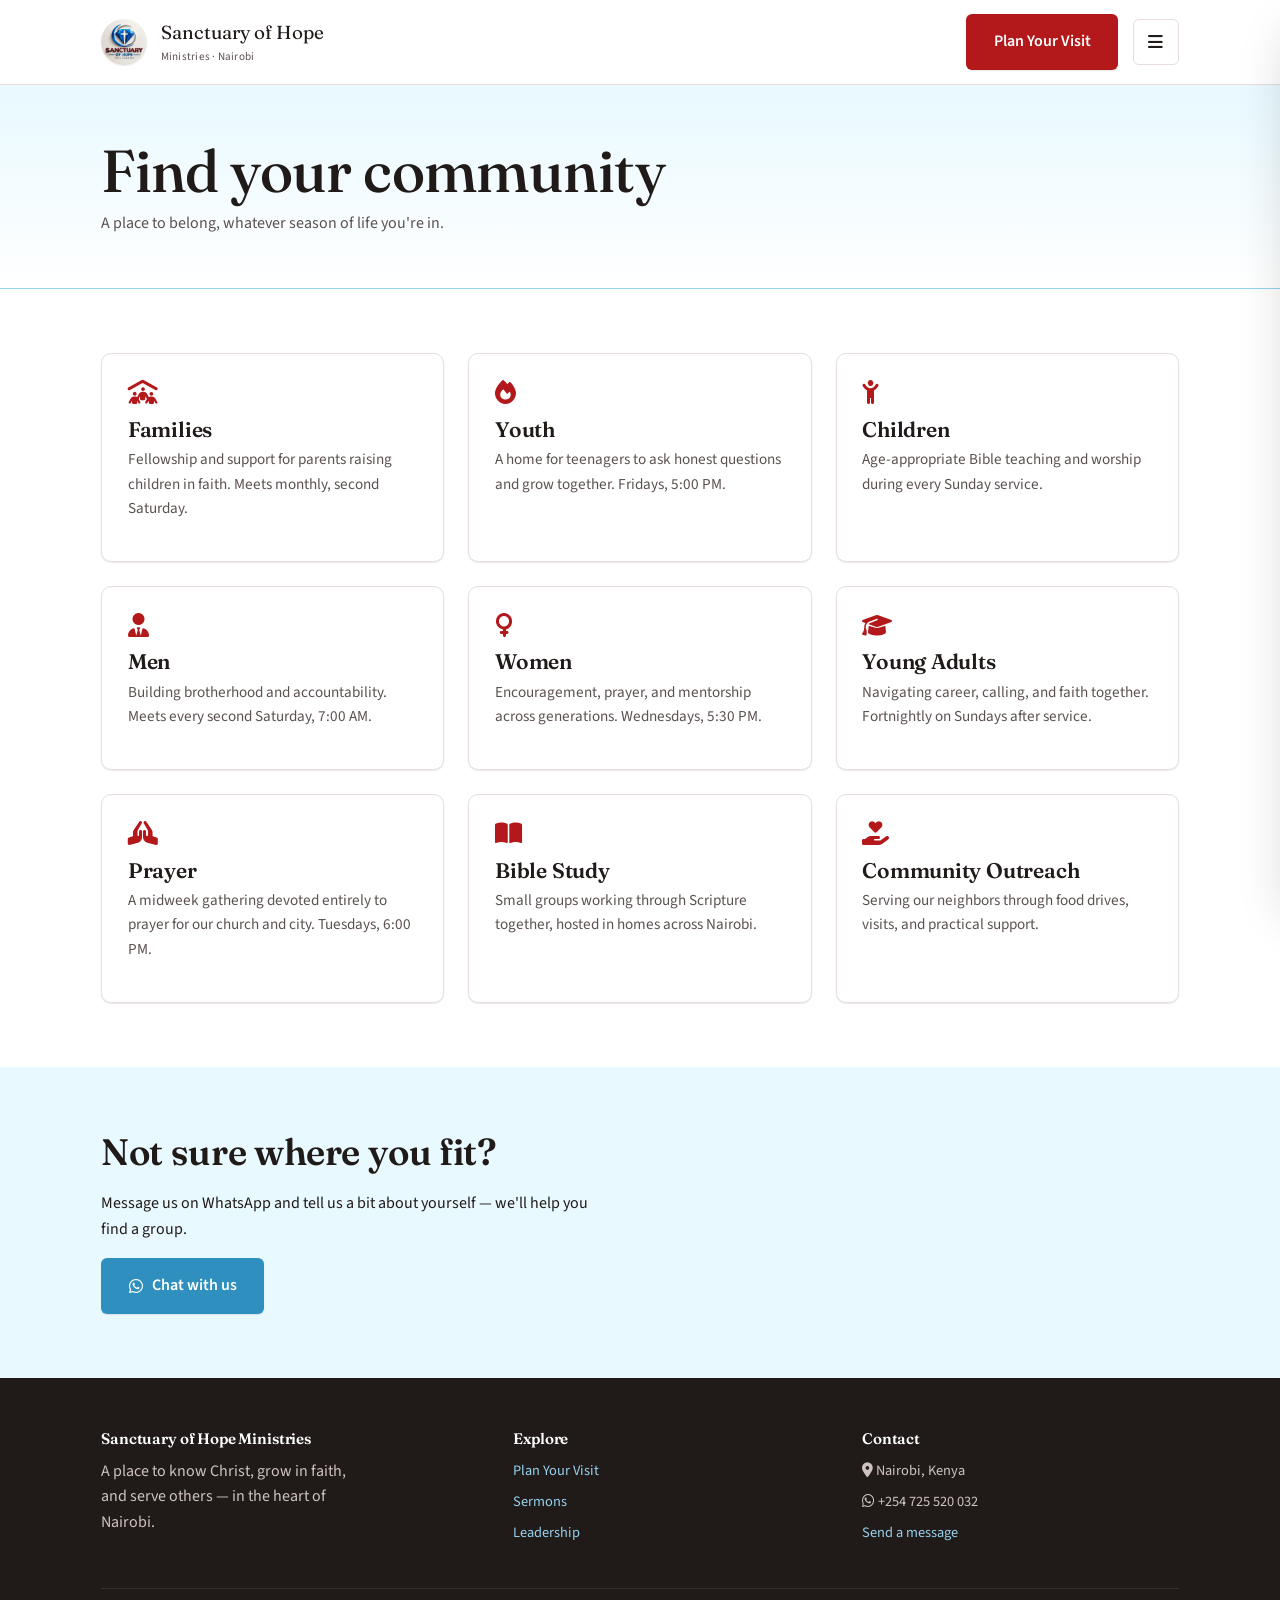
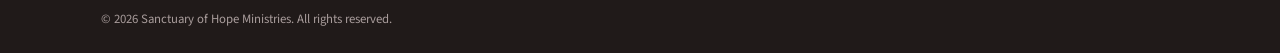
<file: ministries.html>
<!DOCTYPE html>
<html lang="en">
<head>
<meta charset="UTF-8">
<meta name="viewport" content="width=device-width, initial-scale=1.0">
<link rel="icon" type="image/png" href="assets/favicon.png">
<title>Ministries — Sanctuary of Hope Ministries</title>
<link rel="preconnect" href="https://fonts.googleapis.com">
<link href="https://fonts.googleapis.com/css2?family=Fraunces:opsz,wght@9..144,400..600&family=Source+Sans+3:wght@400;600;700&display=swap" rel="stylesheet">
<link rel="stylesheet" href="https://cdnjs.cloudflare.com/ajax/libs/font-awesome/6.5.1/css/all.min.css">
<link rel="stylesheet" href="css/style.css">
</head>
<body>

<header class="site-header">
  <div class="container">
    <a href="index.html" class="brand">
      <img class="logo-mark" src="assets/logo-icon.png" alt="Sanctuary of Hope Ministries logo">
      <span class="brand-name">Sanctuary of Hope<span>Ministries &middot; Nairobi</span></span>
    </a>
    <div class="header-actions">
      <a href="plan-your-visit.html" class="btn btn-primary nav-cta">Plan Your Visit</a>
      <button class="nav-toggle" aria-label="Open menu" aria-controls="site-drawer" aria-expanded="false">
        <i class="fa-solid fa-bars"></i>
        <i class="fa-solid fa-xmark"></i>
      </button>
    </div>
  </div>
</header>

<div class="nav-overlay"></div>
<aside class="nav-drawer" id="site-drawer" aria-hidden="true">
  <div class="nav-drawer-head">
    <span class="brand-name">Sanctuary of Hope<span>Ministries</span></span>
    <button class="nav-close" aria-label="Close menu"><i class="fa-solid fa-xmark"></i></button>
  </div>
  <nav class="drawer-nav">
    <a href="index.html">Home</a>
    <a href="plan-your-visit.html">Plan Your Visit</a>
    <a href="ministries.html" class="is-active">Ministries</a>
    <a href="sermons.html">Sermons</a>
    <a href="leadership.html">Leadership</a>
    <a href="contact.html">Contact</a>
    <a href="plan-your-visit.html" class="btn btn-primary">Plan Your Visit</a>
  </nav>
  <div class="drawer-foot">
    <span><i class="fa-solid fa-location-dot"></i> Nairobi, Kenya</span>
    <a href="https://wa.me/254725520032"><i class="fa-brands fa-whatsapp"></i> +254 725 520 032</a>
  </div>
</aside>

<main>

  <section class="page-hero">
    <div class="container">
      <h1>Find your community</h1>
      <p>A place to belong, whatever season of life you're in.</p>
    </div>
  </section>

  <section class="section">
    <div class="container">
      <div class="grid grid-3">
        <div class="card">
          <i class="fa-solid fa-people-roof card-icon"></i>
          <h3>Families</h3>
          <p>Fellowship and support for parents raising children in faith. Meets monthly, second Saturday.</p>
        </div>
        <div class="card">
          <i class="fa-solid fa-fire card-icon"></i>
          <h3>Youth</h3>
          <p>A home for teenagers to ask honest questions and grow together. Fridays, 5:00 PM.</p>
        </div>
        <div class="card">
          <i class="fa-solid fa-child-reaching card-icon"></i>
          <h3>Children</h3>
          <p>Age-appropriate Bible teaching and worship during every Sunday service.</p>
        </div>
        <div class="card">
          <i class="fa-solid fa-user-tie card-icon"></i>
          <h3>Men</h3>
          <p>Building brotherhood and accountability. Meets every second Saturday, 7:00 AM.</p>
        </div>
        <div class="card">
          <i class="fa-solid fa-venus card-icon"></i>
          <h3>Women</h3>
          <p>Encouragement, prayer, and mentorship across generations. Wednesdays, 5:30 PM.</p>
        </div>
        <div class="card">
          <i class="fa-solid fa-graduation-cap card-icon"></i>
          <h3>Young Adults</h3>
          <p>Navigating career, calling, and faith together. Fortnightly on Sundays after service.</p>
        </div>
        <div class="card">
          <i class="fa-solid fa-hands-praying card-icon"></i>
          <h3>Prayer</h3>
          <p>A midweek gathering devoted entirely to prayer for our church and city. Tuesdays, 6:00 PM.</p>
        </div>
        <div class="card">
          <i class="fa-solid fa-book-open card-icon"></i>
          <h3>Bible Study</h3>
          <p>Small groups working through Scripture together, hosted in homes across Nairobi.</p>
        </div>
        <div class="card">
          <i class="fa-solid fa-hand-holding-heart card-icon"></i>
          <h3>Community Outreach</h3>
          <p>Serving our neighbors through food drives, visits, and practical support.</p>
        </div>
      </div>
    </div>
  </section>

  <section class="section section-alt">
    <div class="container" style="text-align:left;">
      <h2>Not sure where you fit?</h2>
      <p>Message us on WhatsApp and tell us a bit about yourself &mdash; we'll help you find a group.</p>
      <a href="https://wa.me/254700000000" class="btn btn-whatsapp">
        <i class="fa-brands fa-whatsapp"></i> Chat with us
      </a>
    </div>
  </section>

</main>

<footer class="site-footer">
  <div class="container">
    <div class="footer-grid">
      <div>
        <h4>Sanctuary of Hope Ministries</h4>
        <p style="color:#cfc3c2; max-width: 32ch;">A place to know Christ, grow in faith, and serve others &mdash; in the heart of Nairobi.</p>
      </div>
      <div>
        <h4>Explore</h4>
        <ul>
          <li><a href="plan-your-visit.html">Plan Your Visit</a></li>
          <li><a href="sermons.html">Sermons</a></li>
          <li><a href="leadership.html">Leadership</a></li>
        </ul>
      </div>
      <div>
        <h4>Contact</h4>
        <ul>
          <li><i class="fa-solid fa-location-dot"></i> Nairobi, Kenya</li>
          <li><i class="fa-brands fa-whatsapp"></i> +254 725 520 032</li>
          <li><a href="contact.html">Send a message</a></li>
        </ul>
      </div>
    </div>
    <div class="footer-base">
      <span>&copy; <span id="year"></span> Sanctuary of Hope Ministries. All rights reserved.</span>
      
    </div>
  </div>
</footer>

<a href="https://wa.me/254725520032" class="whatsapp-float" target="_blank" rel="noopener" aria-label="Chat with us on WhatsApp">
  <i class="fa-brands fa-whatsapp"></i>
</a>

<script src="js/script.js"></script>
<script>document.getElementById("year").textContent = new Date().getFullYear();</script>
</body>
</html>
</file>
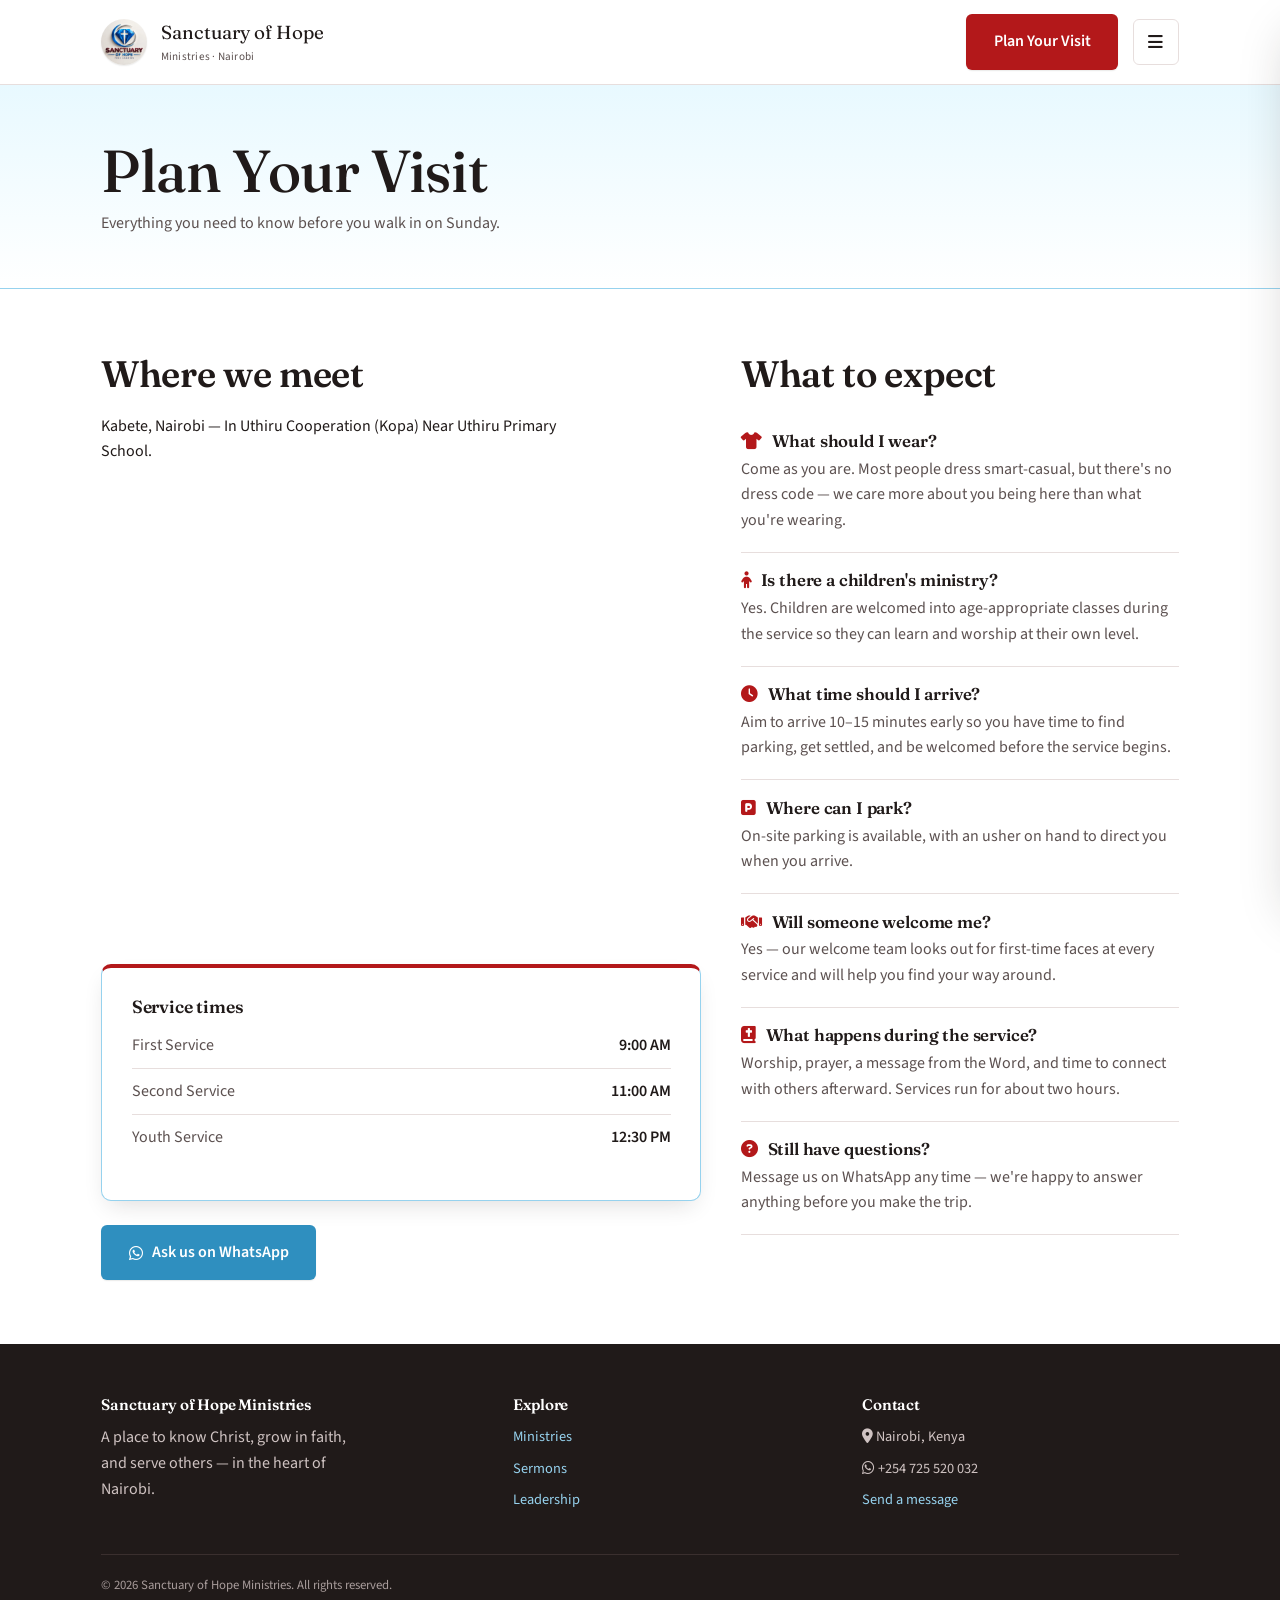
<file: plan-your-visit.html>
<!DOCTYPE html>
<html lang="en">
<head>
<meta charset="UTF-8">
<meta name="viewport" content="width=device-width, initial-scale=1.0">
<link rel="icon" type="image/png" href="./assets/logo-icon.png">
<title>Plan Your Visit — Sanctuary of Hope Ministries</title>
<link rel="preconnect" href="https://fonts.googleapis.com">
<link href="https://fonts.googleapis.com/css2?family=Fraunces:opsz,wght@9..144,400..600&family=Source+Sans+3:wght@400;600;700&display=swap" rel="stylesheet">
<link rel="stylesheet" href="https://cdnjs.cloudflare.com/ajax/libs/font-awesome/6.5.1/css/all.min.css">
<link rel="stylesheet" href="css/style.css">
</head>
<body>

<header class="site-header">
  <div class="container">
    <a href="index.html" class="brand">
      <img class="logo-mark" src="assets/logo-icon.png" alt="Sanctuary of Hope Ministries logo">
      <span class="brand-name">Sanctuary of Hope<span>Ministries &middot; Nairobi</span></span>
    </a>
    <div class="header-actions">
      <a href="plan-your-visit.html" class="btn btn-primary nav-cta">Plan Your Visit</a>
      <button class="nav-toggle" aria-label="Open menu" aria-controls="site-drawer" aria-expanded="false">
        <i class="fa-solid fa-bars"></i>
        <i class="fa-solid fa-xmark"></i>
      </button>
    </div>
  </div>
</header>

<div class="nav-overlay"></div>
<aside class="nav-drawer" id="site-drawer" aria-hidden="true">
  <div class="nav-drawer-head">
    <span class="brand-name">Sanctuary of Hope<span>Ministries</span></span>
    <button class="nav-close" aria-label="Close menu"><i class="fa-solid fa-xmark"></i></button>
  </div>
  <nav class="drawer-nav">
    <a href="index.html">Home</a>
    <a href="plan-your-visit.html" class="is-active">Plan Your Visit</a>
    <a href="ministries.html">Ministries</a>
    <a href="sermons.html">Sermons</a>
    <a href="leadership.html">Leadership</a>
    <a href="contact.html">Contact</a>
    <a href="plan-your-visit.html" class="btn btn-primary">Plan Your Visit</a>
  </nav>
  <div class="drawer-foot">
    <span><i class="fa-solid fa-location-dot"></i> Nairobi, Kenya</span>
    <a href="https://wa.me/254725520032"><i class="fa-brands fa-whatsapp"></i> +254 725 520 032</a>
  </div>
</aside>

<main>

  <section class="page-hero">
    <div class="container">
      <h1>Plan Your Visit</h1>
      <p>Everything you need to know before you walk in on Sunday.</p>
    </div>
  </section>

  <section class="section">
    <div class="container visit-grid">
      <div>
        <h2>Where we meet</h2>
        <p>Kabete, Nairobi &mdash; In Uthiru Cooperation (Kopa) Near Uthiru Primary School.</p>
        <iframe src="https://www.google.com/maps/embed?pb=!1m18!1m12!1m3!1d3988.856764902284!2d36.70642967767566!3d-1.2579313987300953!2m3!1f0!2f0!3f0!3m2!1i1024!2i768!4f13.1!3m3!1m2!1s0x182f19007c58c9b9%3A0xd827a1007e4ff55e!2sSanctuary%20of%20Hope%20ministries!5e0!3m2!1sen!2ske!4v1789034220415!5m2!1sen!2ske" width="600" height="450" style="border:0;" allowfullscreen="" loading="lazy" referrerpolicy="strict-origin-when-cross-origin"></iframe>
        <div class="service-card" style="margin-top: 1.5rem;">
          <h2>Service times</h2>
          <ul class="service-times">
            <li><span class="label">First Service</span> <span>9:00 AM</span></li>
            <li><span class="label">Second Service</span> <span>11:00 AM</span></li>
            <li><span class="label">Youth Service</span> <span>12:30 PM</span></li>
          </ul>
        </div>
        <a href="https://wa.me/254725520032" class="btn btn-whatsapp" style="margin-top: 1.5rem;">
          <i class="fa-brands fa-whatsapp"></i> Ask us on WhatsApp
        </a>
      </div>

      <div>
        <h2>What to expect</h2>

        <div class="faq-item">
          <h3><i class="fa-solid fa-shirt"></i> What should I wear?</h3>
          <p>Come as you are. Most people dress smart-casual, but there's no dress code &mdash; we care more about you being here than what you're wearing.</p>
        </div>

        <div class="faq-item">
          <h3><i class="fa-solid fa-child"></i> Is there a children's ministry?</h3>
          <p>Yes. Children are welcomed into age-appropriate classes during the service so they can learn and worship at their own level.</p>
        </div>

        <div class="faq-item">
          <h3><i class="fa-solid fa-clock"></i> What time should I arrive?</h3>
          <p>Aim to arrive 10&ndash;15 minutes early so you have time to find parking, get settled, and be welcomed before the service begins.</p>
        </div>

        <div class="faq-item">
          <h3><i class="fa-solid fa-square-parking"></i> Where can I park?</h3>
          <p>On-site parking is available, with an usher on hand to direct you when you arrive.</p>
        </div>

        <div class="faq-item">
          <h3><i class="fa-solid fa-handshake"></i> Will someone welcome me?</h3>
          <p>Yes &mdash; our welcome team looks out for first-time faces at every service and will help you find your way around.</p>
        </div>

        <div class="faq-item">
          <h3><i class="fa-solid fa-book-bible"></i> What happens during the service?</h3>
          <p>Worship, prayer, a message from the Word, and time to connect with others afterward. Services run for about two hours.</p>
        </div>

        <div class="faq-item">
          <h3><i class="fa-solid fa-circle-question"></i> Still have questions?</h3>
          <p>Message us on WhatsApp any time &mdash; we're happy to answer anything before you make the trip.</p>
        </div>
      </div>
    </div>
  </section>

</main>

<footer class="site-footer">
  <div class="container">
    <div class="footer-grid">
      <div>
        <h4>Sanctuary of Hope Ministries</h4>
        <p style="color:#cfc3c2; max-width: 32ch;">A place to know Christ, grow in faith, and serve others &mdash; in the heart of Nairobi.</p>
      </div>
      <div>
        <h4>Explore</h4>
        <ul>
          <li><a href="ministries.html">Ministries</a></li>
          <li><a href="sermons.html">Sermons</a></li>
          <li><a href="leadership.html">Leadership</a></li>
        </ul>
      </div>
      <div>
        <h4>Contact</h4>
        <ul>
          <li><i class="fa-solid fa-location-dot"></i> Nairobi, Kenya</li>
          <li><i class="fa-brands fa-whatsapp"></i> +254 725 520 032</li>
          <li><a href="contact.html">Send a message</a></li>
        </ul>
      </div>
    </div>
    <div class="footer-base">
      <span>&copy; <span id="year"></span> Sanctuary of Hope Ministries. All rights reserved.</span>

    </div>
  </div>
</footer>

<a href="https://wa.me/254725520032" class="whatsapp-float" target="_blank" rel="noopener" aria-label="Chat with us on WhatsApp">
  <i class="fa-brands fa-whatsapp"></i>
</a>

<script src="js/script.js"></script>
<script>
  document.getElementById("year").textContent = new Date().getFullYear();
</script>
</body>
</html>
</file>
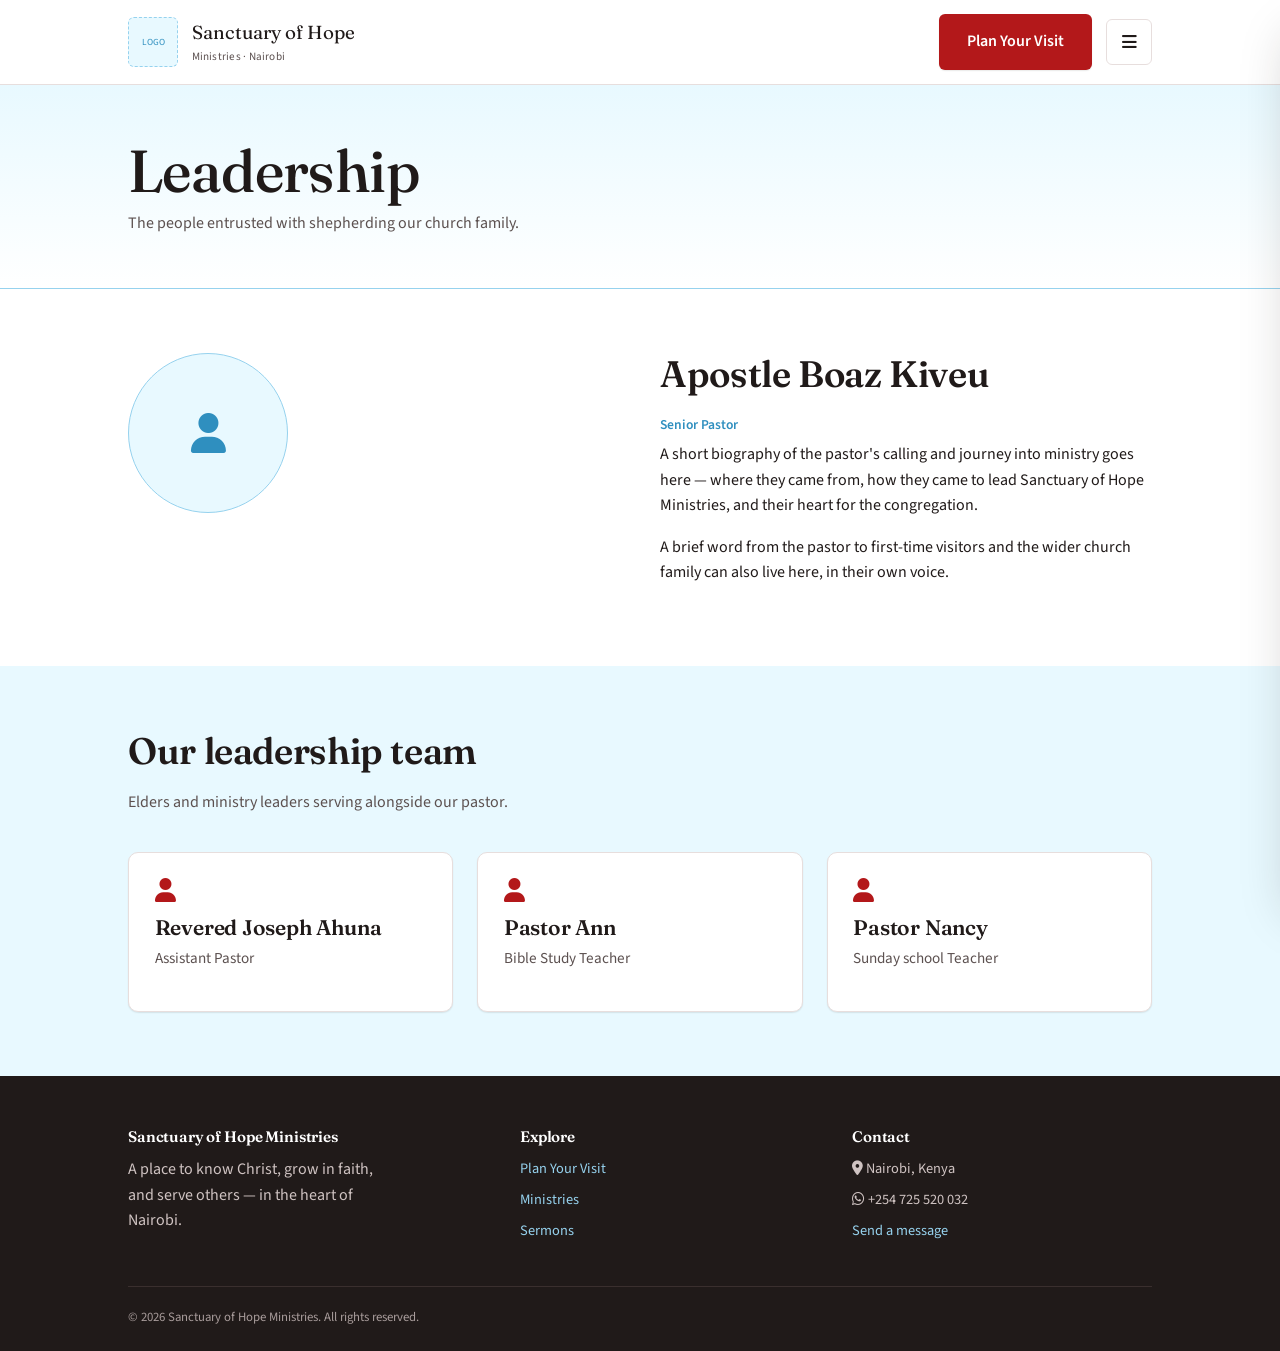
<file: sanctuary-of-hope/leadership.html>
<!DOCTYPE html>
<html lang="en">
<head>
<meta charset="UTF-8">
<meta name="viewport" content="width=device-width, initial-scale=1.0">
<title>Leadership — Sanctuary of Hope Ministries</title>
<link rel="preconnect" href="https://fonts.googleapis.com">
<link href="https://fonts.googleapis.com/css2?family=Fraunces:opsz,wght@9..144,400..600&family=Source+Sans+3:wght@400;600;700&display=swap" rel="stylesheet">
<link rel="stylesheet" href="https://cdnjs.cloudflare.com/ajax/libs/font-awesome/6.5.1/css/all.min.css">
<link rel="stylesheet" href="css/style.css">
</head>
<body>

<header class="site-header">
  <div class="container">
    <a href="index.html" class="brand">
      <span class="logo-slot" aria-hidden="true">LOGO</span>
      <span class="brand-name">Sanctuary of Hope<span>Ministries &middot; Nairobi</span></span>
    </a>
    <div class="header-actions">
      <a href="plan-your-visit.html" class="btn btn-primary nav-cta">Plan Your Visit</a>
      <button class="nav-toggle" aria-label="Open menu" aria-controls="site-drawer" aria-expanded="false">
        <i class="fa-solid fa-bars"></i>
        <i class="fa-solid fa-xmark"></i>
      </button>
    </div>
  </div>
</header>

<div class="nav-overlay"></div>
<aside class="nav-drawer" id="site-drawer" aria-hidden="true">
  <div class="nav-drawer-head">
    <span class="brand-name">Sanctuary of Hope<span>Ministries</span></span>
    <button class="nav-close" aria-label="Close menu"><i class="fa-solid fa-xmark"></i></button>
  </div>
  <nav class="drawer-nav">
    <a href="index.html">Home</a>
    <a href="plan-your-visit.html">Plan Your Visit</a>
    <a href="ministries.html">Ministries</a>
    <a href="sermons.html">Sermons</a>
    <a href="leadership.html" class="is-active">Leadership</a>
    <a href="contact.html">Contact</a>
    <a href="plan-your-visit.html" class="btn btn-primary">Plan Your Visit</a>
  </nav>
  <div class="drawer-foot">
    <span><i class="fa-solid fa-location-dot"></i> Nairobi, Kenya</span>
    <a href="https://wa.me/254725520032"><i class="fa-brands fa-whatsapp"></i> +254 725 520 032</a>
  </div>
</aside>

<main>

  <section class="page-hero">
    <div class="container">
      <h1>Leadership</h1>
      <p>The people entrusted with shepherding our church family.</p>
    </div>
  </section>

  <section class="section">
    <div class="container">
      <div class="visit-grid">
        <div class="sermon-photo-placeholder" style="width:160px;height:160px;font-size:2.5rem;">
          <i class="fa-solid fa-user"></i>
        </div>
        <div>
          <h2>Apostle Boaz Kiveu</h2>
          <p class="card-meta">Senior Pastor</p>
          <p>A short biography of the pastor's calling and journey into ministry goes here &mdash; where they came from, how they came to lead Sanctuary of Hope Ministries, and their heart for the congregation.</p>
          <p>A brief word from the pastor to first-time visitors and the wider church family can also live here, in their own voice.</p>
        </div>
      </div>
    </div>
  </section>

  <section class="section section-alt">
    <div class="container">
      <div class="section-head">
        <h2>Our leadership team</h2>
        <p>Elders and ministry leaders serving alongside our pastor.</p>
      </div>
      <div class="grid grid-3">
        <div class="card">
          <i class="fa-solid fa-user card-icon"></i>
          <h3>Revered Joseph Ahuna</h3>
          <p>Assistant Pastor</p>
        </div>
        <div class="card">
          <i class="fa-solid fa-user card-icon"></i>
          <h3>Pastor Ann</h3>
          <p>Bible Study Teacher</p>
        </div>
        <div class="card">
          <i class="fa-solid fa-user card-icon"></i>
          <h3>Pastor Nancy</h3>
          <p>Sunday school Teacher</p>
        </div>
      </div>
    </div>
  </section>

</main>

<footer class="site-footer">
  <div class="container">
    <div class="footer-grid">
      <div>
        <h4>Sanctuary of Hope Ministries</h4>
        <p style="color:#cfc3c2; max-width: 32ch;">A place to know Christ, grow in faith, and serve others &mdash; in the heart of Nairobi.</p>
      </div>
      <div>
        <h4>Explore</h4>
        <ul>
          <li><a href="plan-your-visit.html">Plan Your Visit</a></li>
          <li><a href="ministries.html">Ministries</a></li>
          <li><a href="sermons.html">Sermons</a></li>
        </ul>
      </div>
      <div>
        <h4>Contact</h4>
        <ul>
          <li><i class="fa-solid fa-location-dot"></i> Nairobi, Kenya</li>
          <li><i class="fa-brands fa-whatsapp"></i> +254 725 520 032</li>
          <li><a href="contact.html">Send a message</a></li>
        </ul>
      </div>
    </div>
    <div class="footer-base">
      <span>&copy; <span id="year"></span> Sanctuary of Hope Ministries. All rights reserved.</span>
     
    </div>
  </div>
</footer>

<a href="https://wa.me/254725520032" class="whatsapp-float" target="_blank" rel="noopener" aria-label="Chat with us on WhatsApp">
  <i class="fa-brands fa-whatsapp"></i>
</a>

<script src="js/script.js"></script>
<script>document.getElementById("year").textContent = new Date().getFullYear();</script>
</body>
</html>
</file>
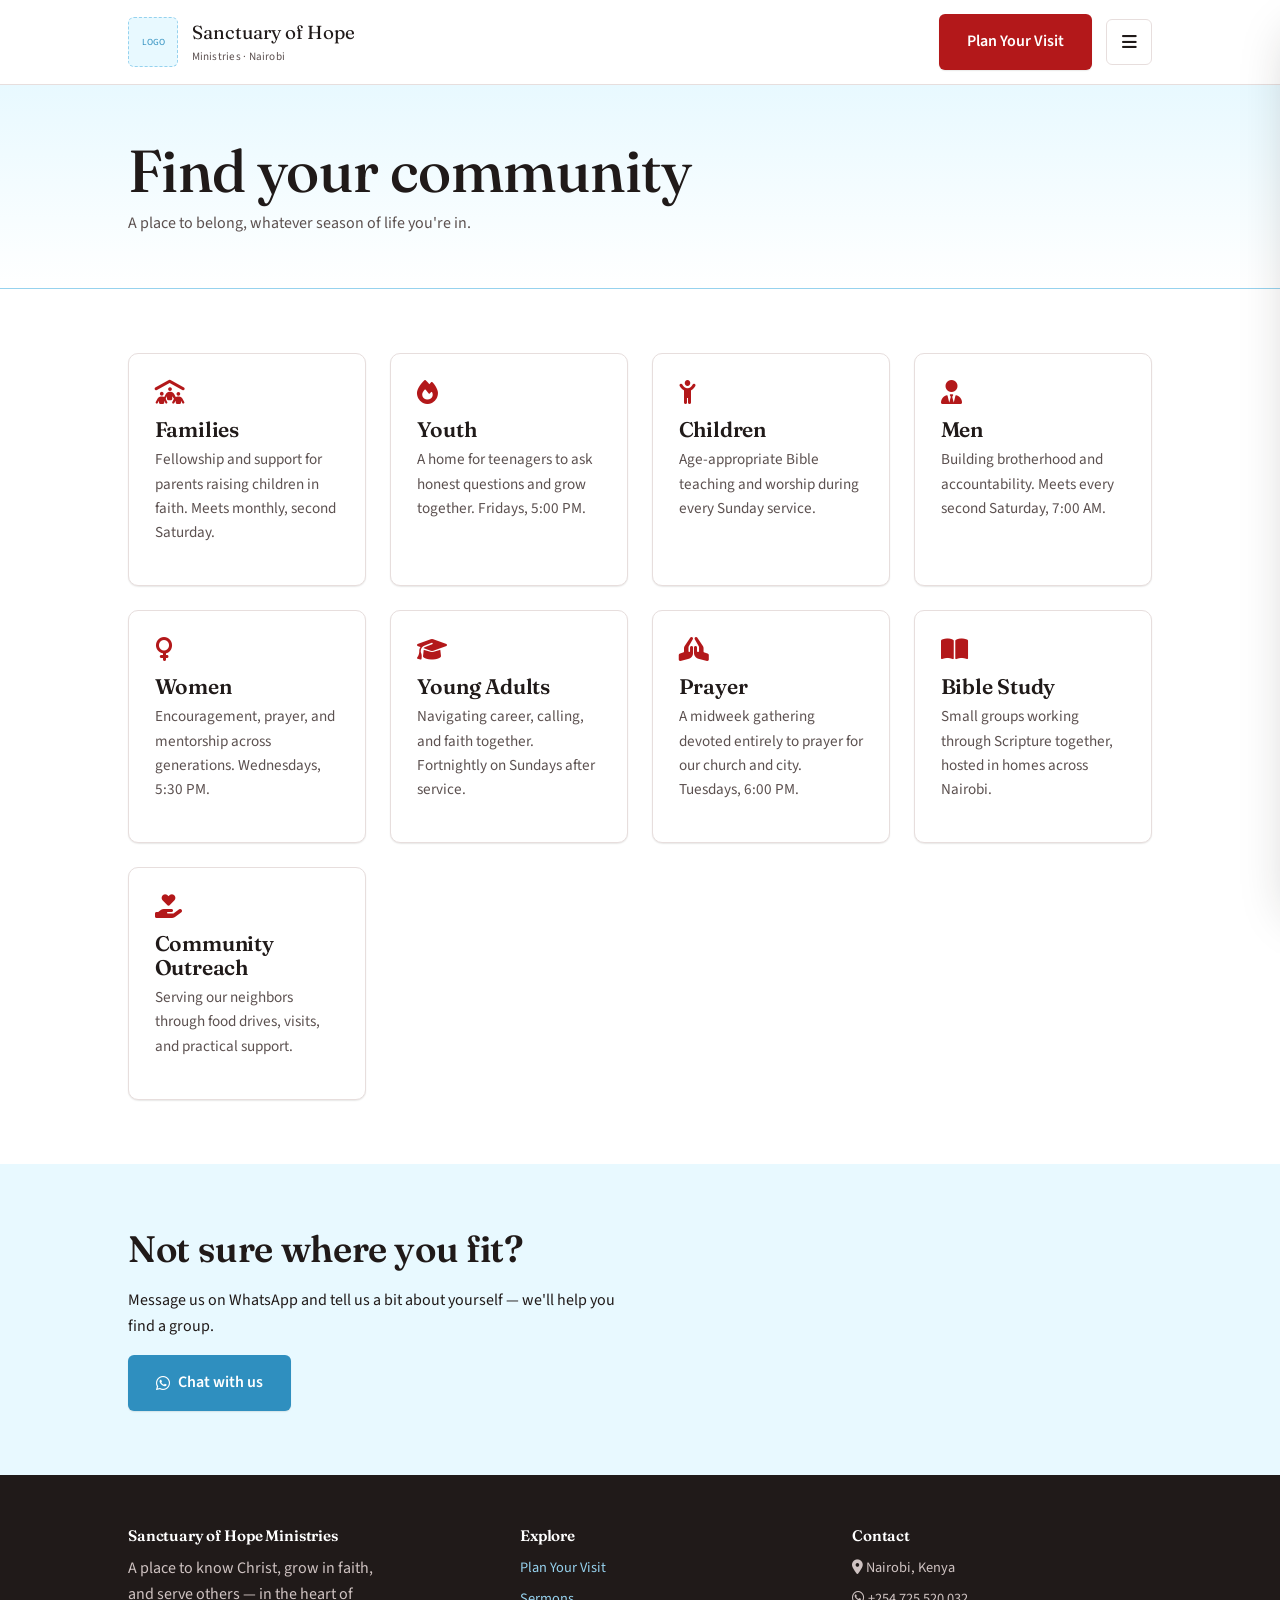
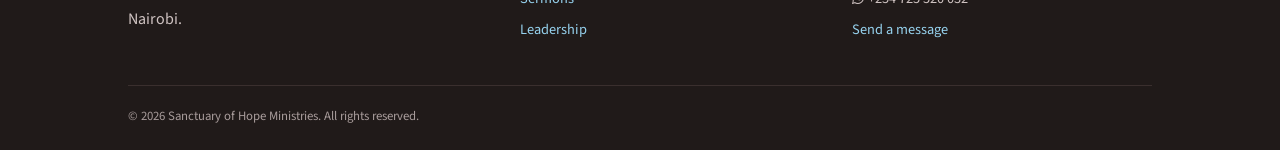
<file: sanctuary-of-hope/ministries.html>
<!DOCTYPE html>
<html lang="en">
<head>
<meta charset="UTF-8">
<meta name="viewport" content="width=device-width, initial-scale=1.0">
<title>Ministries — Sanctuary of Hope Ministries</title>
<link rel="preconnect" href="https://fonts.googleapis.com">
<link href="https://fonts.googleapis.com/css2?family=Fraunces:opsz,wght@9..144,400..600&family=Source+Sans+3:wght@400;600;700&display=swap" rel="stylesheet">
<link rel="stylesheet" href="https://cdnjs.cloudflare.com/ajax/libs/font-awesome/6.5.1/css/all.min.css">
<link rel="stylesheet" href="css/style.css">
</head>
<body>

<header class="site-header">
  <div class="container">
    <a href="index.html" class="brand">
      <span class="logo-slot" aria-hidden="true">LOGO</span>
      <span class="brand-name">Sanctuary of Hope<span>Ministries &middot; Nairobi</span></span>
    </a>
    <div class="header-actions">
      <a href="plan-your-visit.html" class="btn btn-primary nav-cta">Plan Your Visit</a>
      <button class="nav-toggle" aria-label="Open menu" aria-controls="site-drawer" aria-expanded="false">
        <i class="fa-solid fa-bars"></i>
        <i class="fa-solid fa-xmark"></i>
      </button>
    </div>
  </div>
</header>

<div class="nav-overlay"></div>
<aside class="nav-drawer" id="site-drawer" aria-hidden="true">
  <div class="nav-drawer-head">
    <span class="brand-name">Sanctuary of Hope<span>Ministries</span></span>
    <button class="nav-close" aria-label="Close menu"><i class="fa-solid fa-xmark"></i></button>
  </div>
  <nav class="drawer-nav">
    <a href="index.html">Home</a>
    <a href="plan-your-visit.html">Plan Your Visit</a>
    <a href="ministries.html" class="is-active">Ministries</a>
    <a href="sermons.html">Sermons</a>
    <a href="leadership.html">Leadership</a>
    <a href="contact.html">Contact</a>
    <a href="plan-your-visit.html" class="btn btn-primary">Plan Your Visit</a>
  </nav>
  <div class="drawer-foot">
    <span><i class="fa-solid fa-location-dot"></i> Nairobi, Kenya</span>
    <a href="https://wa.me/254725520032"><i class="fa-brands fa-whatsapp"></i> +254 725 520 032</a>
  </div>
</aside>

<main>

  <section class="page-hero">
    <div class="container">
      <h1>Find your community</h1>
      <p>A place to belong, whatever season of life you're in.</p>
    </div>
  </section>

  <section class="section">
    <div class="container">
      <div class="grid grid-3">
        <div class="card">
          <i class="fa-solid fa-people-roof card-icon"></i>
          <h3>Families</h3>
          <p>Fellowship and support for parents raising children in faith. Meets monthly, second Saturday.</p>
        </div>
        <div class="card">
          <i class="fa-solid fa-fire card-icon"></i>
          <h3>Youth</h3>
          <p>A home for teenagers to ask honest questions and grow together. Fridays, 5:00 PM.</p>
        </div>
        <div class="card">
          <i class="fa-solid fa-child-reaching card-icon"></i>
          <h3>Children</h3>
          <p>Age-appropriate Bible teaching and worship during every Sunday service.</p>
        </div>
        <div class="card">
          <i class="fa-solid fa-user-tie card-icon"></i>
          <h3>Men</h3>
          <p>Building brotherhood and accountability. Meets every second Saturday, 7:00 AM.</p>
        </div>
        <div class="card">
          <i class="fa-solid fa-venus card-icon"></i>
          <h3>Women</h3>
          <p>Encouragement, prayer, and mentorship across generations. Wednesdays, 5:30 PM.</p>
        </div>
        <div class="card">
          <i class="fa-solid fa-graduation-cap card-icon"></i>
          <h3>Young Adults</h3>
          <p>Navigating career, calling, and faith together. Fortnightly on Sundays after service.</p>
        </div>
        <div class="card">
          <i class="fa-solid fa-hands-praying card-icon"></i>
          <h3>Prayer</h3>
          <p>A midweek gathering devoted entirely to prayer for our church and city. Tuesdays, 6:00 PM.</p>
        </div>
        <div class="card">
          <i class="fa-solid fa-book-open card-icon"></i>
          <h3>Bible Study</h3>
          <p>Small groups working through Scripture together, hosted in homes across Nairobi.</p>
        </div>
        <div class="card">
          <i class="fa-solid fa-hand-holding-heart card-icon"></i>
          <h3>Community Outreach</h3>
          <p>Serving our neighbors through food drives, visits, and practical support.</p>
        </div>
      </div>
    </div>
  </section>

  <section class="section section-alt">
    <div class="container" style="text-align:left;">
      <h2>Not sure where you fit?</h2>
      <p>Message us on WhatsApp and tell us a bit about yourself &mdash; we'll help you find a group.</p>
      <a href="https://wa.me/254700000000" class="btn btn-whatsapp">
        <i class="fa-brands fa-whatsapp"></i> Chat with us
      </a>
    </div>
  </section>

</main>

<footer class="site-footer">
  <div class="container">
    <div class="footer-grid">
      <div>
        <h4>Sanctuary of Hope Ministries</h4>
        <p style="color:#cfc3c2; max-width: 32ch;">A place to know Christ, grow in faith, and serve others &mdash; in the heart of Nairobi.</p>
      </div>
      <div>
        <h4>Explore</h4>
        <ul>
          <li><a href="plan-your-visit.html">Plan Your Visit</a></li>
          <li><a href="sermons.html">Sermons</a></li>
          <li><a href="leadership.html">Leadership</a></li>
        </ul>
      </div>
      <div>
        <h4>Contact</h4>
        <ul>
          <li><i class="fa-solid fa-location-dot"></i> Nairobi, Kenya</li>
          <li><i class="fa-brands fa-whatsapp"></i> +254 725 520 032</li>
          <li><a href="contact.html">Send a message</a></li>
        </ul>
      </div>
    </div>
    <div class="footer-base">
      <span>&copy; <span id="year"></span> Sanctuary of Hope Ministries. All rights reserved.</span>
      
    </div>
  </div>
</footer>

<a href="https://wa.me/254725520032" class="whatsapp-float" target="_blank" rel="noopener" aria-label="Chat with us on WhatsApp">
  <i class="fa-brands fa-whatsapp"></i>
</a>

<script src="js/script.js"></script>
<script>document.getElementById("year").textContent = new Date().getFullYear();</script>
</body>
</html>
</file>
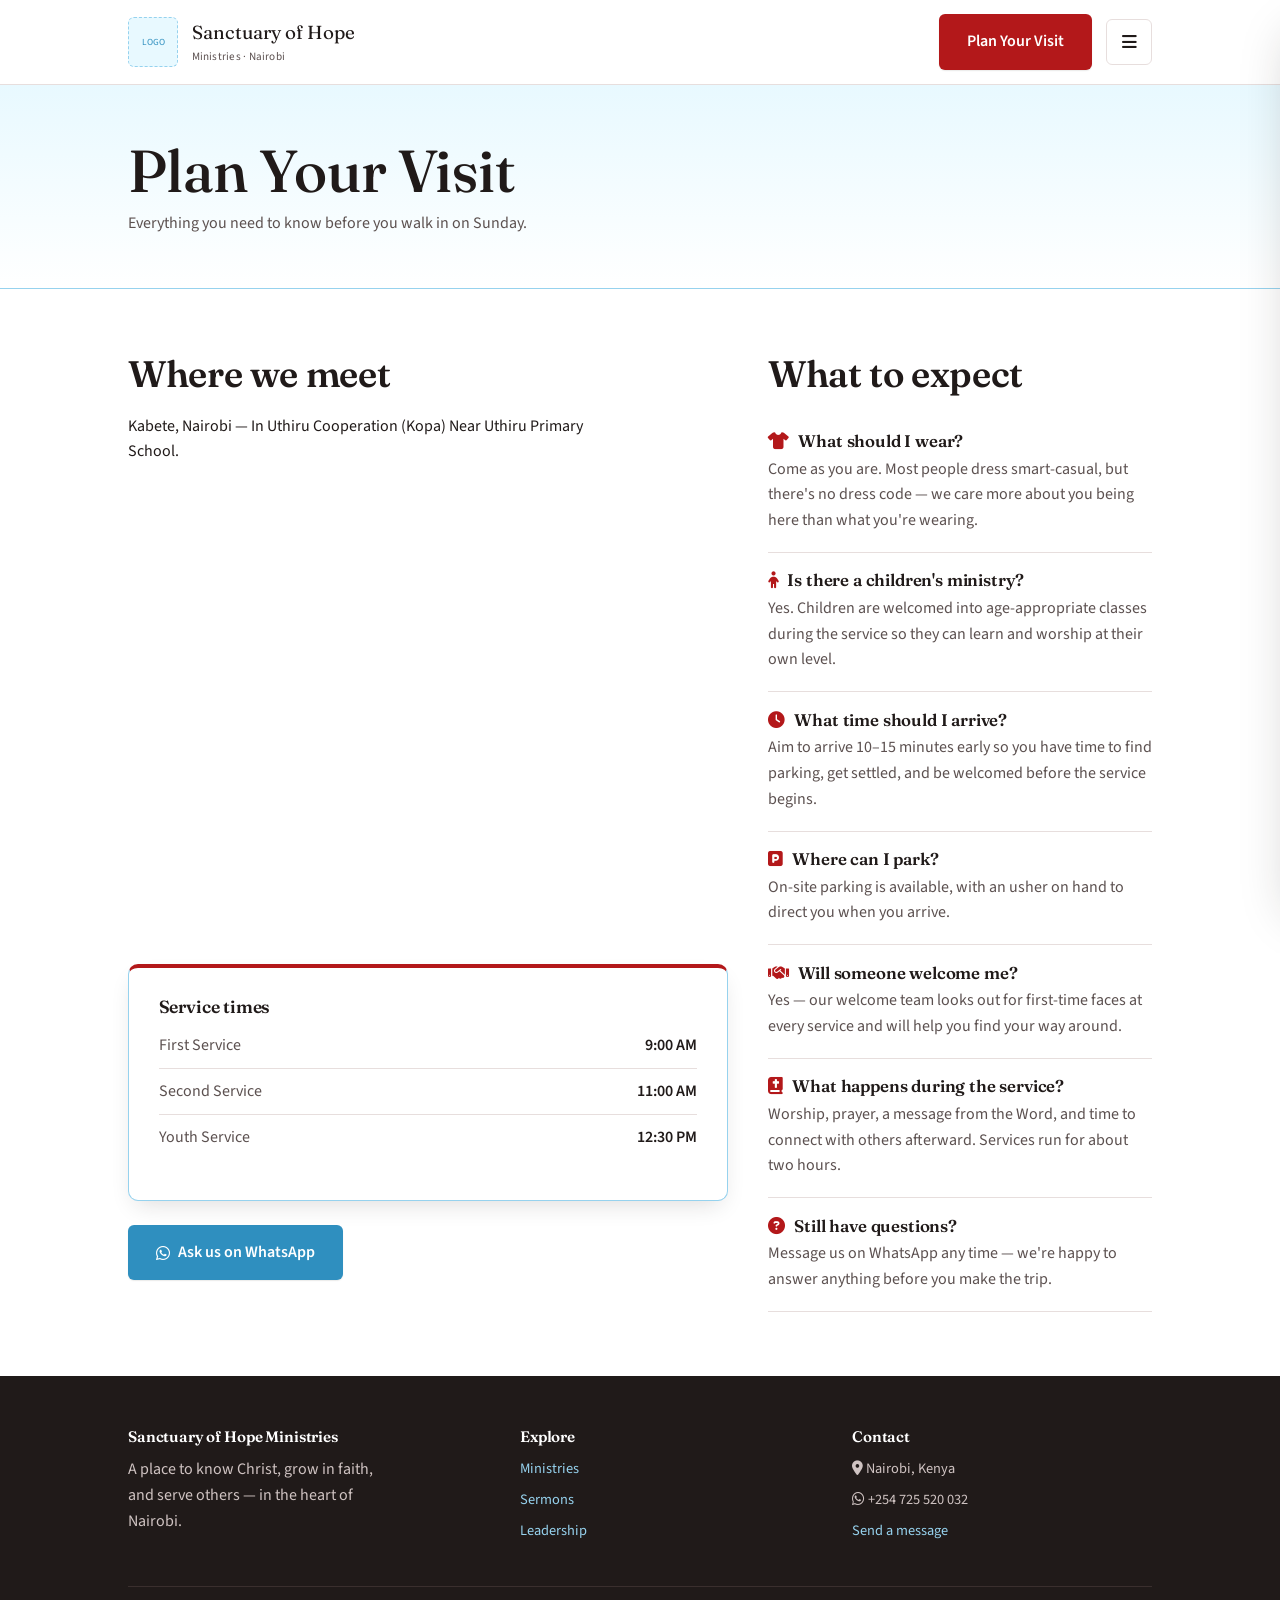
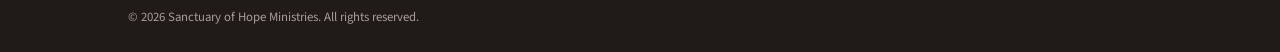
<file: sanctuary-of-hope/plan-your-visit.html>
<!DOCTYPE html>
<html lang="en">
<head>
<meta charset="UTF-8">
<meta name="viewport" content="width=device-width, initial-scale=1.0">
<title>Plan Your Visit — Sanctuary of Hope Ministries</title>
<link rel="preconnect" href="https://fonts.googleapis.com">
<link href="https://fonts.googleapis.com/css2?family=Fraunces:opsz,wght@9..144,400..600&family=Source+Sans+3:wght@400;600;700&display=swap" rel="stylesheet">
<link rel="stylesheet" href="https://cdnjs.cloudflare.com/ajax/libs/font-awesome/6.5.1/css/all.min.css">
<link rel="stylesheet" href="css/style.css">
</head>
<body>

<header class="site-header">
  <div class="container">
    <a href="index.html" class="brand">
      <span class="logo-slot" aria-hidden="true">LOGO</span>
      <span class="brand-name">Sanctuary of Hope<span>Ministries &middot; Nairobi</span></span>
    </a>
    <div class="header-actions">
      <a href="plan-your-visit.html" class="btn btn-primary nav-cta">Plan Your Visit</a>
      <button class="nav-toggle" aria-label="Open menu" aria-controls="site-drawer" aria-expanded="false">
        <i class="fa-solid fa-bars"></i>
        <i class="fa-solid fa-xmark"></i>
      </button>
    </div>
  </div>
</header>

<div class="nav-overlay"></div>
<aside class="nav-drawer" id="site-drawer" aria-hidden="true">
  <div class="nav-drawer-head">
    <span class="brand-name">Sanctuary of Hope<span>Ministries</span></span>
    <button class="nav-close" aria-label="Close menu"><i class="fa-solid fa-xmark"></i></button>
  </div>
  <nav class="drawer-nav">
    <a href="index.html">Home</a>
    <a href="plan-your-visit.html" class="is-active">Plan Your Visit</a>
    <a href="ministries.html">Ministries</a>
    <a href="sermons.html">Sermons</a>
    <a href="leadership.html">Leadership</a>
    <a href="contact.html">Contact</a>
    <a href="plan-your-visit.html" class="btn btn-primary">Plan Your Visit</a>
  </nav>
  <div class="drawer-foot">
    <span><i class="fa-solid fa-location-dot"></i> Nairobi, Kenya</span>
    <a href="https://wa.me/254725520032"><i class="fa-brands fa-whatsapp"></i> +254 725 520 032</a>
  </div>
</aside>

<main>

  <section class="page-hero">
    <div class="container">
      <h1>Plan Your Visit</h1>
      <p>Everything you need to know before you walk in on Sunday.</p>
    </div>
  </section>

  <section class="section">
    <div class="container visit-grid">
      <div>
        <h2>Where we meet</h2>
        <p>Kabete, Nairobi &mdash; In Uthiru Cooperation (Kopa) Near Uthiru Primary School.</p>
        <iframe src="https://www.google.com/maps/embed?pb=!1m18!1m12!1m3!1d3988.856764902284!2d36.70642967767566!3d-1.2579313987300953!2m3!1f0!2f0!3f0!3m2!1i1024!2i768!4f13.1!3m3!1m2!1s0x182f19007c58c9b9%3A0xd827a1007e4ff55e!2sSanctuary%20of%20Hope%20ministries!5e0!3m2!1sen!2ske!4v1789034220415!5m2!1sen!2ske" width="600" height="450" style="border:0;" allowfullscreen="" loading="lazy" referrerpolicy="strict-origin-when-cross-origin"></iframe>
        <div class="service-card" style="margin-top: 1.5rem;">
          <h2>Service times</h2>
          <ul class="service-times">
            <li><span class="label">First Service</span> <span>9:00 AM</span></li>
            <li><span class="label">Second Service</span> <span>11:00 AM</span></li>
            <li><span class="label">Youth Service</span> <span>12:30 PM</span></li>
          </ul>
        </div>
        <a href="https://wa.me/254725520032" class="btn btn-whatsapp" style="margin-top: 1.5rem;">
          <i class="fa-brands fa-whatsapp"></i> Ask us on WhatsApp
        </a>
      </div>

      <div>
        <h2>What to expect</h2>

        <div class="faq-item">
          <h3><i class="fa-solid fa-shirt"></i> What should I wear?</h3>
          <p>Come as you are. Most people dress smart-casual, but there's no dress code &mdash; we care more about you being here than what you're wearing.</p>
        </div>

        <div class="faq-item">
          <h3><i class="fa-solid fa-child"></i> Is there a children's ministry?</h3>
          <p>Yes. Children are welcomed into age-appropriate classes during the service so they can learn and worship at their own level.</p>
        </div>

        <div class="faq-item">
          <h3><i class="fa-solid fa-clock"></i> What time should I arrive?</h3>
          <p>Aim to arrive 10&ndash;15 minutes early so you have time to find parking, get settled, and be welcomed before the service begins.</p>
        </div>

        <div class="faq-item">
          <h3><i class="fa-solid fa-square-parking"></i> Where can I park?</h3>
          <p>On-site parking is available, with an usher on hand to direct you when you arrive.</p>
        </div>

        <div class="faq-item">
          <h3><i class="fa-solid fa-handshake"></i> Will someone welcome me?</h3>
          <p>Yes &mdash; our welcome team looks out for first-time faces at every service and will help you find your way around.</p>
        </div>

        <div class="faq-item">
          <h3><i class="fa-solid fa-book-bible"></i> What happens during the service?</h3>
          <p>Worship, prayer, a message from the Word, and time to connect with others afterward. Services run for about two hours.</p>
        </div>

        <div class="faq-item">
          <h3><i class="fa-solid fa-circle-question"></i> Still have questions?</h3>
          <p>Message us on WhatsApp any time &mdash; we're happy to answer anything before you make the trip.</p>
        </div>
      </div>
    </div>
  </section>

</main>

<footer class="site-footer">
  <div class="container">
    <div class="footer-grid">
      <div>
        <h4>Sanctuary of Hope Ministries</h4>
        <p style="color:#cfc3c2; max-width: 32ch;">A place to know Christ, grow in faith, and serve others &mdash; in the heart of Nairobi.</p>
      </div>
      <div>
        <h4>Explore</h4>
        <ul>
          <li><a href="ministries.html">Ministries</a></li>
          <li><a href="sermons.html">Sermons</a></li>
          <li><a href="leadership.html">Leadership</a></li>
        </ul>
      </div>
      <div>
        <h4>Contact</h4>
        <ul>
          <li><i class="fa-solid fa-location-dot"></i> Nairobi, Kenya</li>
          <li><i class="fa-brands fa-whatsapp"></i> +254 725 520 032</li>
          <li><a href="contact.html">Send a message</a></li>
        </ul>
      </div>
    </div>
    <div class="footer-base">
      <span>&copy; <span id="year"></span> Sanctuary of Hope Ministries. All rights reserved.</span>

    </div>
  </div>
</footer>

<a href="https://wa.me/254725520032" class="whatsapp-float" target="_blank" rel="noopener" aria-label="Chat with us on WhatsApp">
  <i class="fa-brands fa-whatsapp"></i>
</a>

<script src="js/script.js"></script>
<script>
  document.getElementById("year").textContent = new Date().getFullYear();
</script>
</body>
</html>
</file>
<file: css/style.css>
/* ==========================================================================
   Sanctuary of Hope Ministries — design tokens
   Palette: dark red / red / white / pale blue / light blue / mid blue
   Type: Fraunces (display) + Source Sans 3 (body)
   ========================================================================== */

:root {
  --red-dark: #b3181a;
  --red: #ff4242;
  --white: #ffffff;
  --blue-pale: #e8f9ff;
  --blue-light: #96d2ee;
  --blue-mid: #2f8fbf;
  --ink: #201a19;
  --ink-soft: #5c5150;
  --line: #e7dedd;

  --font-display: "Fraunces", Georgia, serif;
  --font-body: "Source Sans 3", -apple-system, BlinkMacSystemFont, "Segoe UI", sans-serif;

  --radius: 10px;
  --radius-sm: 6px;
  --max-width: 1180px;
  --gutter: clamp(1.25rem, 4vw, 3.5rem);

  --shadow-sm: 0 1px 2px rgba(32, 26, 25, 0.06), 0 1px 1px rgba(32, 26, 25, 0.04);
  --shadow-md: 0 10px 24px -8px rgba(32, 26, 25, 0.16);
  --shadow-lg: 0 24px 48px -12px rgba(32, 26, 25, 0.22);

  --ease: cubic-bezier(0.22, 1, 0.36, 1);
}

* {
  box-sizing: border-box;
}

html {
  scroll-behavior: smooth;
}

body {
  margin: 0;
  font-family: var(--font-body);
  color: var(--ink);
  background: var(--white);
  line-height: 1.6;
  -webkit-font-smoothing: antialiased;
}

body.nav-open {
  overflow: hidden;
}

img {
  max-width: 100%;
  display: block;
}

a {
  color: var(--red-dark);
  text-decoration: none;
}

a:hover {
  text-decoration: underline;
}

h1, h2, h3, h4 {
  font-family: var(--font-display);
  line-height: 1.14;
  margin: 0 0 0.5em;
  font-weight: 600;
  letter-spacing: -0.01em;
}

h1 { font-size: clamp(2.4rem, 5.2vw, 3.7rem); font-weight: 500; }
h2 { font-size: clamp(1.7rem, 3vw, 2.3rem); }
h3 { font-size: 1.32rem; }

p { margin: 0 0 1em; max-width: 62ch; }

.container {
  max-width: var(--max-width);
  margin: 0 auto;
  padding: 0 var(--gutter);
}

:focus-visible {
  outline: 3px solid var(--blue-mid);
  outline-offset: 2px;
}

@media (prefers-reduced-motion: reduce) {
  * { animation: none !important; transition: none !important; scroll-behavior: auto !important; }
}

/* ---------- Buttons ---------- */

.btn {
  display: inline-flex;
  align-items: center;
  gap: 0.55em;
  padding: 0.8em 1.6em;
  border-radius: var(--radius-sm);
  font-family: var(--font-body);
  font-weight: 600;
  font-size: 1rem;
  border: 2px solid transparent;
  cursor: pointer;
  transition: background 0.2s var(--ease), color 0.2s var(--ease),
    border-color 0.2s var(--ease), box-shadow 0.2s var(--ease), transform 0.2s var(--ease);
}

.btn-primary {
  background: var(--red-dark);
  color: var(--white);
  box-shadow: var(--shadow-sm);
}
.btn-primary:hover {
  background: #931213;
  box-shadow: var(--shadow-md);
  transform: translateY(-1px);
  text-decoration: none;
}

.btn-outline {
  background: transparent;
  border-color: var(--ink);
  color: var(--ink);
}
.btn-outline:hover {
  border-color: var(--red-dark);
  color: var(--red-dark);
  text-decoration: none;
}

.btn-whatsapp {
  background: var(--blue-mid);
  color: var(--white);
  box-shadow: var(--shadow-sm);
}
.btn-whatsapp:hover {
  background: #26769c;
  box-shadow: var(--shadow-md);
  transform: translateY(-1px);
  text-decoration: none;
}

/* ---------- Header ---------- */

.site-header {
  border-bottom: 1px solid var(--line);
  background: rgba(255, 255, 255, 0.92);
  backdrop-filter: saturate(160%) blur(10px);
  position: sticky;
  top: 0;
  z-index: 60;
}

.site-header .container {
  display: flex;
  align-items: center;
  justify-content: space-between;
  gap: 1.5rem;
  padding-top: 0.9rem;
  padding-bottom: 0.9rem;
}

.brand {
  display: flex;
  align-items: center;
  gap: 0.85rem;
  min-width: 0;
}

.logo-mark {
  width: 46px;
  height: 46px;
  flex: none;
  border-radius: 50%;
  object-fit: cover;
  box-shadow: var(--shadow-sm);
}

.brand-name {
  font-family: var(--font-display);
  font-size: 1.18rem;
  color: var(--ink);
  white-space: nowrap;
}

.brand-name span {
  display: block;
  font-family: var(--font-body);
  font-size: 0.7rem;
  color: var(--ink-soft);
  font-weight: 400;
  white-space: normal;
  letter-spacing: 0.02em;
}

.header-actions {
  display: flex;
  align-items: center;
  gap: 0.9rem;
}

.nav-cta {
  display: none;
}

@media (min-width: 640px) {
  .nav-cta { display: inline-flex; }
}

/* ---------- Inline nav (tablet & laptop) ---------- */

.inline-nav {
  display: none;
}

@media (min-width: 900px) {
  .inline-nav {
    display: flex;
    align-items: center;
    gap: 1.9rem;
  }

  .inline-nav a {
    color: var(--ink);
    font-weight: 600;
    font-size: 0.96rem;
    position: relative;
    padding: 0.3rem 0;
  }

  .inline-nav a::after {
    content: "";
    position: absolute;
    left: 0;
    right: 100%;
    bottom: 0;
    height: 2px;
    background: var(--red-dark);
    transition: right 0.25s var(--ease);
  }

  .inline-nav a:hover {
    color: var(--red-dark);
    text-decoration: none;
  }

  .inline-nav a:hover::after,
  .inline-nav a.is-active::after {
    right: 0;
  }

  .inline-nav a.is-active {
    color: var(--red-dark);
  }

  /* Hamburger + side drawer are for narrower screens only */
  .nav-toggle,
  .nav-overlay,
  .nav-drawer {
    display: none;
  }
}

/* ---------- Hamburger toggle ---------- */

.nav-toggle {
  display: inline-flex;
  align-items: center;
  justify-content: center;
  background: var(--white);
  border: 1px solid var(--line);
  border-radius: var(--radius-sm);
  width: 46px;
  height: 46px;
  font-size: 1.05rem;
  color: var(--ink);
  cursor: pointer;
  transition: border-color 0.2s var(--ease), color 0.2s var(--ease), transform 0.2s var(--ease);
}

.nav-toggle:hover {
  border-color: var(--red-dark);
  color: var(--red-dark);
}

.nav-toggle .fa-xmark {
  display: none;
}

.nav-toggle.is-active .fa-bars {
  display: none;
}
.nav-toggle.is-active .fa-xmark {
  display: inline;
}

/* ---------- Side drawer navigation ---------- */

.nav-overlay {
  position: fixed;
  inset: 0;
  background: rgba(32, 26, 25, 0.42);
  opacity: 0;
  visibility: hidden;
  transition: opacity 0.3s var(--ease), visibility 0.3s var(--ease);
  z-index: 70;
}

.nav-overlay.is-visible {
  opacity: 1;
  visibility: visible;
}

.nav-drawer {
  position: fixed;
  top: 0;
  right: 0;
  bottom: 0;
  width: min(320px, 84vw);
  background: var(--white);
  z-index: 80;
  box-shadow: var(--shadow-lg);
  transform: translateX(100%);
  transition: transform 0.35s var(--ease);
  display: flex;
  flex-direction: column;
  padding: 1.5rem 1.75rem 2rem;
}

.nav-drawer.is-open {
  transform: translateX(0);
}

.nav-drawer-head {
  display: flex;
  align-items: center;
  justify-content: space-between;
  margin-bottom: 2rem;
  padding-bottom: 1.25rem;
  border-bottom: 1px solid var(--line);
}

.nav-drawer-head .brand-name {
  font-size: 1.05rem;
}

.nav-close {
  background: none;
  border: 1px solid var(--line);
  border-radius: var(--radius-sm);
  width: 40px;
  height: 40px;
  display: inline-flex;
  align-items: center;
  justify-content: center;
  color: var(--ink-soft);
  cursor: pointer;
}
.nav-close:hover {
  border-color: var(--red-dark);
  color: var(--red-dark);
}

.drawer-nav {
  display: flex;
  flex-direction: column;
  gap: 0.15rem;
}

.drawer-nav a {
  color: var(--ink);
  font-weight: 600;
  font-size: 1.05rem;
  padding: 0.75rem 0.25rem;
  border-bottom: 1px solid var(--line);
  opacity: 0;
  transform: translateX(14px);
  transition: opacity 0.3s var(--ease), transform 0.3s var(--ease), color 0.15s ease;
}

.nav-drawer.is-open .drawer-nav a {
  opacity: 1;
  transform: translateX(0);
}

.drawer-nav a:nth-child(1) { transition-delay: 0.06s; }
.drawer-nav a:nth-child(2) { transition-delay: 0.10s; }
.drawer-nav a:nth-child(3) { transition-delay: 0.14s; }
.drawer-nav a:nth-child(4) { transition-delay: 0.18s; }
.drawer-nav a:nth-child(5) { transition-delay: 0.22s; }
.drawer-nav a:nth-child(6) { transition-delay: 0.26s; }

.drawer-nav a:hover {
  color: var(--red-dark);
  text-decoration: none;
}

.drawer-nav a.is-active {
  color: var(--red-dark);
}

.drawer-nav .btn {
  margin-top: 1.5rem;
  justify-content: center;
  border-bottom: none;
}

.drawer-foot {
  margin-top: auto;
  padding-top: 1.5rem;
  border-top: 1px solid var(--line);
  font-size: 0.85rem;
  color: var(--ink-soft);
  display: flex;
  flex-direction: column;
  gap: 0.5rem;
}

.drawer-foot a {
  color: var(--ink-soft);
}

/* ---------- Hero ---------- */

.hero {
  position: relative;
  background: linear-gradient(180deg, var(--blue-pale) 0%, var(--white) 62%);
  padding: clamp(3rem, 7vw, 5.5rem) 0 clamp(2.5rem, 6vw, 4rem);
  overflow: hidden;
}

.hero-motif {
  position: absolute;
  inset: 0;
  z-index: 0;
  pointer-events: none;
  opacity: 0.9;
}

.hero .container {
  position: relative;
  z-index: 1;
  display: grid;
  gap: 2.75rem;
  align-items: start;
}

@media (min-width: 880px) {
  .hero .container {
    grid-template-columns: 1.15fr 0.85fr;
  }
}

.hero-eyebrow {
  color: var(--blue-mid);
  font-weight: 600;
  margin-bottom: 0.6rem;
  opacity: 0;
  animation: rise 0.6s var(--ease) forwards;
  animation-delay: 0.05s;
}

.hero h1 {
  color: var(--ink);
  opacity: 0;
  animation: rise 0.7s var(--ease) forwards;
  animation-delay: 0.15s;
}

.hero h1 em {
  font-style: normal;
  color: var(--red-dark);
}

.hero-lede {
  font-size: 1.18rem;
  color: var(--ink-soft);
  opacity: 0;
  animation: rise 0.7s var(--ease) forwards;
  animation-delay: 0.28s;
}

.hero-actions {
  display: flex;
  flex-wrap: wrap;
  gap: 0.85rem;
  margin-top: 1.5rem;
  opacity: 0;
  animation: rise 0.7s var(--ease) forwards;
  animation-delay: 0.4s;
}

@keyframes rise {
  from { opacity: 0; transform: translateY(14px); }
  to { opacity: 1; transform: translateY(0); }
}

/* service card in hero */

.service-card {
  background: var(--white);
  border: 1px solid var(--blue-light);
  border-top: 4px solid var(--red-dark);
  border-radius: var(--radius);
  padding: 1.85rem;
  box-shadow: var(--shadow-md);
  opacity: 0;
  animation: rise 0.7s var(--ease) forwards;
  animation-delay: 0.3s;
}

.service-card h2 {
  font-size: 1.1rem;
  color: var(--ink);
  margin-bottom: 1rem;
}

.service-times {
  list-style: none;
  margin: 0 0 1.25rem;
  padding: 0;
  display: flex;
  flex-direction: column;
  gap: 0.6rem;
}

.service-times li {
  display: flex;
  justify-content: space-between;
  gap: 1rem;
  border-bottom: 1px solid var(--line);
  padding-bottom: 0.6rem;
  font-weight: 600;
}

.service-times li:last-child {
  border-bottom: none;
  padding-bottom: 0;
}

.service-times .label {
  font-weight: 400;
  color: var(--ink-soft);
}

.service-card address {
  font-style: normal;
  color: var(--ink-soft);
  display: flex;
  gap: 0.6rem;
  align-items: flex-start;
}

.service-card address i {
  color: var(--red-dark);
  margin-top: 0.2em;
}

/* ---------- Sections ---------- */

.section {
  padding: clamp(2.75rem, 5vw, 4.75rem) 0;
}

.section-alt {
  background: var(--blue-pale);
}

.section-head {
  max-width: 60ch;
  margin-bottom: 2.25rem;
}

.section-head p {
  color: var(--ink-soft);
}

/* ---------- Cards / grids ---------- */

.grid {
  display: grid;
  gap: 1.5rem;
}

.grid-3 {
  grid-template-columns: repeat(auto-fit, minmax(230px, 1fr));
}

@media (min-width: 700px) {
  .grid-3 {
    grid-template-columns: repeat(3, 1fr);
  }
}

.card {
  border: 1px solid var(--line);
  border-radius: var(--radius);
  padding: 1.6rem;
  background: var(--white);
  box-shadow: var(--shadow-sm);
  transition: box-shadow 0.25s var(--ease), transform 0.25s var(--ease), border-color 0.25s var(--ease);
}

.card:hover {
  box-shadow: var(--shadow-md);
  transform: translateY(-3px);
  border-color: var(--blue-light);
}

.card i.card-icon {
  color: var(--red-dark);
  font-size: 1.5rem;
  margin-bottom: 0.8rem;
}

.card h3 {
  margin-bottom: 0.4rem;
}

.card p {
  color: var(--ink-soft);
  font-size: 0.95rem;
}

.card-meta {
  font-size: 0.85rem;
  color: var(--blue-mid);
  font-weight: 600;
  margin-bottom: 0.4rem;
}

/* ---------- Sermons ---------- */

.sermon-card {
  display: grid;
  grid-template-columns: 96px 1fr;
  gap: 1.1rem;
  border: 1px solid var(--line);
  border-radius: var(--radius);
  padding: 1.35rem;
  background: var(--white);
  box-shadow: var(--shadow-sm);
  transition: box-shadow 0.25s var(--ease), transform 0.25s var(--ease);
}

.sermon-card:hover {
  box-shadow: var(--shadow-md);
  transform: translateY(-2px);
}

.sermon-photo {
  width: 96px;
  height: 96px;
  border-radius: 50%;
  object-fit: cover;
  background: var(--blue-pale);
  border: 1px solid var(--blue-light);
}

.sermon-photo-placeholder {
  width: 96px;
  height: 96px;
  border-radius: 50%;
  background: var(--blue-pale);
  border: 1px solid var(--blue-light);
  display: flex;
  align-items: center;
  justify-content: center;
  color: var(--blue-mid);
  font-size: 1.6rem;
}

.sermon-title {
  margin-bottom: 0.15rem;
}

.sermon-meta {
  font-size: 0.85rem;
  color: var(--ink-soft);
  margin-bottom: 0.5rem;
}

.sermon-meta .scripture {
  color: var(--red-dark);
  font-weight: 600;
}

.sermon-body {
  color: var(--ink-soft);
  white-space: pre-line;
}

.sermon-body.is-collapsed {
  display: -webkit-box;
  -webkit-line-clamp: 3;
  -webkit-box-orient: vertical;
  overflow: hidden;
}

/* ---------- Leadership photos ---------- */

.leader-photo-lg,
.leader-photo-lg-placeholder {
  width: 160px;
  height: 160px;
  border-radius: 50%;
  flex: none;
}

.leader-photo-lg {
  object-fit: cover;
  border: 1px solid var(--blue-light);
}

.leader-photo-lg-placeholder {
  background: var(--blue-pale);
  border: 1px solid var(--blue-light);
  display: flex;
  align-items: center;
  justify-content: center;
  color: var(--blue-mid);
  font-size: 2.6rem;
}

.card-photo {
  width: 72px;
  height: 72px;
  border-radius: 50%;
  object-fit: cover;
  margin-bottom: 0.8rem;
  border: 1px solid var(--blue-light);
  background: var(--blue-pale);
}

.card-photo-placeholder {
  width: 72px;
  height: 72px;
  border-radius: 50%;
  margin-bottom: 0.8rem;
  background: var(--blue-pale);
  border: 1px solid var(--blue-light);
  display: flex;
  align-items: center;
  justify-content: center;
  color: var(--blue-mid);
  font-size: 1.4rem;
}

.text-link-btn {
  background: none;
  border: none;
  color: var(--red-dark);
  font-weight: 600;
  cursor: pointer;
  padding: 0;
  font-size: 0.95rem;
}

.empty-state {
  border: 1px dashed var(--blue-light);
  background: var(--blue-pale);
  border-radius: var(--radius);
  padding: 2rem;
  text-align: center;
  color: var(--ink-soft);
}

/* ---------- Footer ---------- */

.site-footer {
  background: var(--ink);
  color: var(--white);
  padding: 3.25rem 0 1.5rem;
}

.site-footer a {
  color: var(--blue-light);
}

.footer-grid {
  display: grid;
  gap: 2rem;
  margin-bottom: 2.25rem;
}

@media (min-width: 700px) {
  .footer-grid {
    grid-template-columns: 1.2fr 1fr 1fr;
  }
}

.footer-grid h4 {
  color: var(--white);
  font-size: 0.95rem;
  margin-bottom: 0.75rem;
}

.footer-grid ul {
  list-style: none;
  padding: 0;
  margin: 0;
  display: flex;
  flex-direction: column;
  gap: 0.5rem;
  font-size: 0.9rem;
  color: #cfc3c2;
}

.social-row {
  display: flex;
  gap: 1rem;
  font-size: 1.2rem;
  margin-top: 0.75rem;
}

.social-row a {
  transition: color 0.2s ease, transform 0.2s ease;
  display: inline-block;
}

.social-row a:hover {
  color: var(--white);
  transform: translateY(-2px);
}

.footer-base {
  border-top: 1px solid #3a2f2e;
  padding-top: 1.25rem;
  font-size: 0.8rem;
  color: #a89c9b;
  display: flex;
  flex-wrap: wrap;
  gap: 0.5rem 1.5rem;
  justify-content: space-between;
}

/* ---------- Floating WhatsApp button ---------- */

.whatsapp-float {
  position: fixed;
  right: 1.25rem;
  bottom: 1.25rem;
  width: 58px;
  height: 58px;
  border-radius: 50%;
  background: var(--red-dark);
  color: var(--white);
  display: flex;
  align-items: center;
  justify-content: center;
  font-size: 1.65rem;
  box-shadow: var(--shadow-lg);
  opacity: 0;
  visibility: hidden;
  transform: translateY(16px) scale(0.9);
  transition: opacity 0.3s var(--ease), transform 0.3s var(--ease), visibility 0.3s, background 0.2s ease;
  z-index: 50;
}

.whatsapp-float:hover {
  background: #931213;
  text-decoration: none;
  transform: translateY(0) scale(1.05);
}

.whatsapp-float.is-visible {
  opacity: 1;
  visibility: visible;
  transform: translateY(0) scale(1);
}

/* ---------- Page hero (interior pages) ---------- */

.page-hero {
  position: relative;
  background: linear-gradient(180deg, var(--blue-pale) 0%, var(--white) 100%);
  padding: clamp(2.25rem, 5vw, 3.25rem) 0;
  border-bottom: 1px solid var(--blue-light);
  overflow: hidden;
}

.page-hero .container {
  position: relative;
  z-index: 1;
}

.page-hero h1 {
  margin-bottom: 0.4rem;
  opacity: 0;
  animation: rise 0.6s var(--ease) forwards;
}

.page-hero p {
  color: var(--ink-soft);
  margin: 0;
  opacity: 0;
  animation: rise 0.6s var(--ease) forwards;
  animation-delay: 0.1s;
}

/* ---------- Plan your visit ---------- */

.visit-grid {
  display: grid;
  gap: 2.5rem;
}

@media (min-width: 880px) {
  .visit-grid {
    grid-template-columns: 1fr 1fr;
  }
}

.faq-item {
  border-bottom: 1px solid var(--line);
  padding: 1.15rem 0;
}

.faq-item h3 {
  display: flex;
  gap: 0.6rem;
  align-items: baseline;
  font-size: 1.05rem;
  margin-bottom: 0.35rem;
}

.faq-item h3 i {
  color: var(--red-dark);
}

.faq-item p {
  color: var(--ink-soft);
  margin: 0;
}

#map {
  width: 100%;
  height: 320px;
  border-radius: var(--radius);
  border: 1px solid var(--blue-light);
  box-shadow: var(--shadow-sm);
}

/* ---------- Forms ---------- */

.form-field {
  margin-bottom: 1.1rem;
}

.form-field label {
  display: block;
  font-weight: 600;
  margin-bottom: 0.35rem;
  font-size: 0.95rem;
}

.form-field input,
.form-field textarea,
.form-field select {
  width: 100%;
  padding: 0.7em 0.85em;
  border: 1px solid var(--line);
  border-radius: var(--radius-sm);
  font-family: var(--font-body);
  font-size: 1rem;
  background: var(--white);
  color: var(--ink);
  transition: border-color 0.2s ease, box-shadow 0.2s ease;
}

.form-field input:focus,
.form-field textarea:focus,
.form-field select:focus {
  border-color: var(--blue-mid);
  box-shadow: 0 0 0 3px rgba(47, 143, 191, 0.15);
}

.form-field textarea {
  resize: vertical;
  min-height: 120px;
}

.form-note {
  font-size: 0.85rem;
  color: var(--ink-soft);
  margin-top: 0.75rem;
}

.form-status {
  font-size: 0.9rem;
  margin-top: 0.75rem;
  padding: 0.6em 0.9em;
  border-radius: var(--radius-sm);
  display: none;
}

.form-status.is-visible {
  display: block;
}

.form-status.is-success {
  background: var(--blue-pale);
  color: #1a5b7a;
  border: 1px solid var(--blue-light);
}

.form-status.is-error {
  background: #fdecec;
  color: var(--red-dark);
  border: 1px solid var(--red);
}

/* ---------- Admin ---------- */

.admin-shell {
  max-width: 640px;
  margin: 0 auto;
  padding: 3rem var(--gutter);
}

.admin-list {
  display: flex;
  flex-direction: column;
  gap: 1rem;
  margin-top: 2rem;
}

.admin-row {
  border: 1px solid var(--line);
  border-radius: var(--radius);
  padding: 1rem 1.25rem;
  display: flex;
  justify-content: space-between;
  align-items: center;
  gap: 1rem;
  box-shadow: var(--shadow-sm);
}

.admin-row-actions {
  display: flex;
  gap: 0.6rem;
  flex: none;
}

.icon-btn {
  background: none;
  border: 1px solid var(--line);
  border-radius: var(--radius-sm);
  width: 36px;
  height: 36px;
  display: inline-flex;
  align-items: center;
  justify-content: center;
  cursor: pointer;
  color: var(--ink-soft);
  transition: border-color 0.2s ease, color 0.2s ease;
}

.icon-btn:hover {
  border-color: var(--red-dark);
  color: var(--red-dark);
}

.current-photo {
  display: flex;
  align-items: center;
  gap: 0.7rem;
  margin-bottom: 0.6rem;
  font-size: 0.85rem;
  color: var(--ink-soft);
}

.current-photo img {
  width: 44px;
  height: 44px;
  border-radius: 50%;
  object-fit: cover;
  border: 1px solid var(--blue-light);
}
</file>
<file: sanctuary-of-hope/css/style.css>
/* ==========================================================================
   Sanctuary of Hope Ministries — design tokens
   Palette: dark red / red / white / pale blue / light blue / mid blue
   Type: Fraunces (display) + Source Sans 3 (body)
   ========================================================================== */

:root {
  --red-dark: #b3181a;
  --red: #ff4242;
  --white: #ffffff;
  --blue-pale: #e8f9ff;
  --blue-light: #96d2ee;
  --blue-mid: #2f8fbf;
  --ink: #201a19;
  --ink-soft: #5c5150;
  --line: #e7dedd;

  --font-display: "Fraunces", Georgia, serif;
  --font-body: "Source Sans 3", -apple-system, BlinkMacSystemFont, "Segoe UI", sans-serif;

  --radius: 10px;
  --radius-sm: 6px;
  --max-width: 1120px;
  --gutter: clamp(1.25rem, 4vw, 3rem);

  --shadow-sm: 0 1px 2px rgba(32, 26, 25, 0.06), 0 1px 1px rgba(32, 26, 25, 0.04);
  --shadow-md: 0 10px 24px -8px rgba(32, 26, 25, 0.16);
  --shadow-lg: 0 24px 48px -12px rgba(32, 26, 25, 0.22);

  --ease: cubic-bezier(0.22, 1, 0.36, 1);
}

* {
  box-sizing: border-box;
}

html {
  scroll-behavior: smooth;
}

body {
  margin: 0;
  font-family: var(--font-body);
  color: var(--ink);
  background: var(--white);
  line-height: 1.6;
  -webkit-font-smoothing: antialiased;
}

body.nav-open {
  overflow: hidden;
}

img {
  max-width: 100%;
  display: block;
}

a {
  color: var(--red-dark);
  text-decoration: none;
}

a:hover {
  text-decoration: underline;
}

h1, h2, h3, h4 {
  font-family: var(--font-display);
  line-height: 1.14;
  margin: 0 0 0.5em;
  font-weight: 600;
  letter-spacing: -0.01em;
}

h1 { font-size: clamp(2.4rem, 5.2vw, 3.7rem); font-weight: 500; }
h2 { font-size: clamp(1.7rem, 3vw, 2.3rem); }
h3 { font-size: 1.32rem; }

p { margin: 0 0 1em; max-width: 62ch; }

.container {
  max-width: var(--max-width);
  margin: 0 auto;
  padding: 0 var(--gutter);
}

:focus-visible {
  outline: 3px solid var(--blue-mid);
  outline-offset: 2px;
}

@media (prefers-reduced-motion: reduce) {
  * { animation: none !important; transition: none !important; scroll-behavior: auto !important; }
}

/* ---------- Buttons ---------- */

.btn {
  display: inline-flex;
  align-items: center;
  gap: 0.55em;
  padding: 0.8em 1.6em;
  border-radius: var(--radius-sm);
  font-family: var(--font-body);
  font-weight: 600;
  font-size: 1rem;
  border: 2px solid transparent;
  cursor: pointer;
  transition: background 0.2s var(--ease), color 0.2s var(--ease),
    border-color 0.2s var(--ease), box-shadow 0.2s var(--ease), transform 0.2s var(--ease);
}

.btn-primary {
  background: var(--red-dark);
  color: var(--white);
  box-shadow: var(--shadow-sm);
}
.btn-primary:hover {
  background: #931213;
  box-shadow: var(--shadow-md);
  transform: translateY(-1px);
  text-decoration: none;
}

.btn-outline {
  background: transparent;
  border-color: var(--ink);
  color: var(--ink);
}
.btn-outline:hover {
  border-color: var(--red-dark);
  color: var(--red-dark);
  text-decoration: none;
}

.btn-whatsapp {
  background: var(--blue-mid);
  color: var(--white);
  box-shadow: var(--shadow-sm);
}
.btn-whatsapp:hover {
  background: #26769c;
  box-shadow: var(--shadow-md);
  transform: translateY(-1px);
  text-decoration: none;
}

/* ---------- Header ---------- */

.site-header {
  border-bottom: 1px solid var(--line);
  background: rgba(255, 255, 255, 0.92);
  backdrop-filter: saturate(160%) blur(10px);
  position: sticky;
  top: 0;
  z-index: 60;
}

.site-header .container {
  display: flex;
  align-items: center;
  justify-content: space-between;
  gap: 1.5rem;
  padding-top: 0.9rem;
  padding-bottom: 0.9rem;
}

.brand {
  display: flex;
  align-items: center;
  gap: 0.85rem;
  min-width: 0;
}

.logo-slot {
  width: 50px;
  height: 50px;
  flex: none;
  border: 1.5px dashed var(--blue-light);
  border-radius: var(--radius-sm);
  display: flex;
  align-items: center;
  justify-content: center;
  color: var(--blue-mid);
  font-size: 0.58rem;
  font-family: var(--font-body);
  text-align: center;
  line-height: 1.1;
  background: var(--blue-pale);
}

.brand-name {
  font-family: var(--font-display);
  font-size: 1.18rem;
  color: var(--ink);
  white-space: nowrap;
}

.brand-name span {
  display: block;
  font-family: var(--font-body);
  font-size: 0.7rem;
  color: var(--ink-soft);
  font-weight: 400;
  white-space: normal;
  letter-spacing: 0.02em;
}

.header-actions {
  display: flex;
  align-items: center;
  gap: 0.9rem;
}

.nav-cta {
  display: none;
}

@media (min-width: 640px) {
  .nav-cta { display: inline-flex; }
}

/* ---------- Hamburger toggle ---------- */

.nav-toggle {
  display: inline-flex;
  align-items: center;
  justify-content: center;
  background: var(--white);
  border: 1px solid var(--line);
  border-radius: var(--radius-sm);
  width: 46px;
  height: 46px;
  font-size: 1.05rem;
  color: var(--ink);
  cursor: pointer;
  transition: border-color 0.2s var(--ease), color 0.2s var(--ease), transform 0.2s var(--ease);
}

.nav-toggle:hover {
  border-color: var(--red-dark);
  color: var(--red-dark);
}

.nav-toggle .fa-xmark {
  display: none;
}

.nav-toggle.is-active .fa-bars {
  display: none;
}
.nav-toggle.is-active .fa-xmark {
  display: inline;
}

/* ---------- Side drawer navigation ---------- */

.nav-overlay {
  position: fixed;
  inset: 0;
  background: rgba(32, 26, 25, 0.42);
  opacity: 0;
  visibility: hidden;
  transition: opacity 0.3s var(--ease), visibility 0.3s var(--ease);
  z-index: 70;
}

.nav-overlay.is-visible {
  opacity: 1;
  visibility: visible;
}

.nav-drawer {
  position: fixed;
  top: 0;
  right: 0;
  bottom: 0;
  width: min(320px, 84vw);
  background: var(--white);
  z-index: 80;
  box-shadow: var(--shadow-lg);
  transform: translateX(100%);
  transition: transform 0.35s var(--ease);
  display: flex;
  flex-direction: column;
  padding: 1.5rem 1.75rem 2rem;
}

.nav-drawer.is-open {
  transform: translateX(0);
}

.nav-drawer-head {
  display: flex;
  align-items: center;
  justify-content: space-between;
  margin-bottom: 2rem;
  padding-bottom: 1.25rem;
  border-bottom: 1px solid var(--line);
}

.nav-drawer-head .brand-name {
  font-size: 1.05rem;
}

.nav-close {
  background: none;
  border: 1px solid var(--line);
  border-radius: var(--radius-sm);
  width: 40px;
  height: 40px;
  display: inline-flex;
  align-items: center;
  justify-content: center;
  color: var(--ink-soft);
  cursor: pointer;
}
.nav-close:hover {
  border-color: var(--red-dark);
  color: var(--red-dark);
}

.drawer-nav {
  display: flex;
  flex-direction: column;
  gap: 0.15rem;
}

.drawer-nav a {
  color: var(--ink);
  font-weight: 600;
  font-size: 1.05rem;
  padding: 0.75rem 0.25rem;
  border-bottom: 1px solid var(--line);
  opacity: 0;
  transform: translateX(14px);
  transition: opacity 0.3s var(--ease), transform 0.3s var(--ease), color 0.15s ease;
}

.nav-drawer.is-open .drawer-nav a {
  opacity: 1;
  transform: translateX(0);
}

.drawer-nav a:nth-child(1) { transition-delay: 0.06s; }
.drawer-nav a:nth-child(2) { transition-delay: 0.10s; }
.drawer-nav a:nth-child(3) { transition-delay: 0.14s; }
.drawer-nav a:nth-child(4) { transition-delay: 0.18s; }
.drawer-nav a:nth-child(5) { transition-delay: 0.22s; }
.drawer-nav a:nth-child(6) { transition-delay: 0.26s; }

.drawer-nav a:hover {
  color: var(--red-dark);
  text-decoration: none;
}

.drawer-nav a.is-active {
  color: var(--red-dark);
}

.drawer-nav .btn {
  margin-top: 1.5rem;
  justify-content: center;
  border-bottom: none;
}

.drawer-foot {
  margin-top: auto;
  padding-top: 1.5rem;
  border-top: 1px solid var(--line);
  font-size: 0.85rem;
  color: var(--ink-soft);
  display: flex;
  flex-direction: column;
  gap: 0.5rem;
}

.drawer-foot a {
  color: var(--ink-soft);
}

/* ---------- Hero ---------- */

.hero {
  position: relative;
  background: linear-gradient(180deg, var(--blue-pale) 0%, var(--white) 62%);
  padding: clamp(3rem, 7vw, 5.5rem) 0 clamp(2.5rem, 6vw, 4rem);
  overflow: hidden;
}

.hero-motif {
  position: absolute;
  inset: 0;
  z-index: 0;
  pointer-events: none;
  opacity: 0.9;
}

.hero .container {
  position: relative;
  z-index: 1;
  display: grid;
  gap: 2.75rem;
  align-items: start;
}

@media (min-width: 880px) {
  .hero .container {
    grid-template-columns: 1.15fr 0.85fr;
  }
}

.hero-eyebrow {
  color: var(--blue-mid);
  font-weight: 600;
  margin-bottom: 0.6rem;
  opacity: 0;
  animation: rise 0.6s var(--ease) forwards;
  animation-delay: 0.05s;
}

.hero h1 {
  color: var(--ink);
  opacity: 0;
  animation: rise 0.7s var(--ease) forwards;
  animation-delay: 0.15s;
}

.hero h1 em {
  font-style: normal;
  color: var(--red-dark);
}

.hero-lede {
  font-size: 1.18rem;
  color: var(--ink-soft);
  opacity: 0;
  animation: rise 0.7s var(--ease) forwards;
  animation-delay: 0.28s;
}

.hero-actions {
  display: flex;
  flex-wrap: wrap;
  gap: 0.85rem;
  margin-top: 1.5rem;
  opacity: 0;
  animation: rise 0.7s var(--ease) forwards;
  animation-delay: 0.4s;
}

@keyframes rise {
  from { opacity: 0; transform: translateY(14px); }
  to { opacity: 1; transform: translateY(0); }
}

/* service card in hero */

.service-card {
  background: var(--white);
  border: 1px solid var(--blue-light);
  border-top: 4px solid var(--red-dark);
  border-radius: var(--radius);
  padding: 1.85rem;
  box-shadow: var(--shadow-md);
  opacity: 0;
  animation: rise 0.7s var(--ease) forwards;
  animation-delay: 0.3s;
}

.service-card h2 {
  font-size: 1.1rem;
  color: var(--ink);
  margin-bottom: 1rem;
}

.service-times {
  list-style: none;
  margin: 0 0 1.25rem;
  padding: 0;
  display: flex;
  flex-direction: column;
  gap: 0.6rem;
}

.service-times li {
  display: flex;
  justify-content: space-between;
  gap: 1rem;
  border-bottom: 1px solid var(--line);
  padding-bottom: 0.6rem;
  font-weight: 600;
}

.service-times li:last-child {
  border-bottom: none;
  padding-bottom: 0;
}

.service-times .label {
  font-weight: 400;
  color: var(--ink-soft);
}

.service-card address {
  font-style: normal;
  color: var(--ink-soft);
  display: flex;
  gap: 0.6rem;
  align-items: flex-start;
}

.service-card address i {
  color: var(--red-dark);
  margin-top: 0.2em;
}

/* ---------- Sections ---------- */

.section {
  padding: clamp(2.75rem, 5vw, 4.75rem) 0;
}

.section-alt {
  background: var(--blue-pale);
}

.section-head {
  max-width: 60ch;
  margin-bottom: 2.25rem;
}

.section-head p {
  color: var(--ink-soft);
}

/* ---------- Cards / grids ---------- */

.grid {
  display: grid;
  gap: 1.5rem;
}

.grid-3 {
  grid-template-columns: repeat(auto-fit, minmax(230px, 1fr));
}

.card {
  border: 1px solid var(--line);
  border-radius: var(--radius);
  padding: 1.6rem;
  background: var(--white);
  box-shadow: var(--shadow-sm);
  transition: box-shadow 0.25s var(--ease), transform 0.25s var(--ease), border-color 0.25s var(--ease);
}

.card:hover {
  box-shadow: var(--shadow-md);
  transform: translateY(-3px);
  border-color: var(--blue-light);
}

.card i.card-icon {
  color: var(--red-dark);
  font-size: 1.5rem;
  margin-bottom: 0.8rem;
}

.card h3 {
  margin-bottom: 0.4rem;
}

.card p {
  color: var(--ink-soft);
  font-size: 0.95rem;
}

.card-meta {
  font-size: 0.85rem;
  color: var(--blue-mid);
  font-weight: 600;
  margin-bottom: 0.4rem;
}

/* ---------- Sermons ---------- */

.sermon-card {
  display: grid;
  grid-template-columns: 96px 1fr;
  gap: 1.1rem;
  border: 1px solid var(--line);
  border-radius: var(--radius);
  padding: 1.35rem;
  background: var(--white);
  box-shadow: var(--shadow-sm);
  transition: box-shadow 0.25s var(--ease), transform 0.25s var(--ease);
}

.sermon-card:hover {
  box-shadow: var(--shadow-md);
  transform: translateY(-2px);
}

.sermon-photo {
  width: 96px;
  height: 96px;
  border-radius: 50%;
  object-fit: cover;
  background: var(--blue-pale);
  border: 1px solid var(--blue-light);
}

.sermon-photo-placeholder {
  width: 96px;
  height: 96px;
  border-radius: 50%;
  background: var(--blue-pale);
  border: 1px solid var(--blue-light);
  display: flex;
  align-items: center;
  justify-content: center;
  color: var(--blue-mid);
  font-size: 1.6rem;
}

.sermon-title {
  margin-bottom: 0.15rem;
}

.sermon-meta {
  font-size: 0.85rem;
  color: var(--ink-soft);
  margin-bottom: 0.5rem;
}

.sermon-meta .scripture {
  color: var(--red-dark);
  font-weight: 600;
}

.sermon-body {
  color: var(--ink-soft);
}

.sermon-body.is-collapsed {
  display: -webkit-box;
  -webkit-line-clamp: 3;
  -webkit-box-orient: vertical;
  overflow: hidden;
}

.text-link-btn {
  background: none;
  border: none;
  color: var(--red-dark);
  font-weight: 600;
  cursor: pointer;
  padding: 0;
  font-size: 0.95rem;
}

.empty-state {
  border: 1px dashed var(--blue-light);
  background: var(--blue-pale);
  border-radius: var(--radius);
  padding: 2rem;
  text-align: center;
  color: var(--ink-soft);
}

/* ---------- Footer ---------- */

.site-footer {
  background: var(--ink);
  color: var(--white);
  padding: 3.25rem 0 1.5rem;
}

.site-footer a {
  color: var(--blue-light);
}

.footer-grid {
  display: grid;
  gap: 2rem;
  margin-bottom: 2.25rem;
}

@media (min-width: 700px) {
  .footer-grid {
    grid-template-columns: 1.2fr 1fr 1fr;
  }
}

.footer-grid h4 {
  color: var(--white);
  font-size: 0.95rem;
  margin-bottom: 0.75rem;
}

.footer-grid ul {
  list-style: none;
  padding: 0;
  margin: 0;
  display: flex;
  flex-direction: column;
  gap: 0.5rem;
  font-size: 0.9rem;
  color: #cfc3c2;
}

.social-row {
  display: flex;
  gap: 1rem;
  font-size: 1.2rem;
  margin-top: 0.75rem;
}

.social-row a {
  transition: color 0.2s ease, transform 0.2s ease;
  display: inline-block;
}

.social-row a:hover {
  color: var(--white);
  transform: translateY(-2px);
}

.footer-base {
  border-top: 1px solid #3a2f2e;
  padding-top: 1.25rem;
  font-size: 0.8rem;
  color: #a89c9b;
  display: flex;
  flex-wrap: wrap;
  gap: 0.5rem 1.5rem;
  justify-content: space-between;
}

/* ---------- Floating WhatsApp button ---------- */

.whatsapp-float {
  position: fixed;
  right: 1.25rem;
  bottom: 1.25rem;
  width: 58px;
  height: 58px;
  border-radius: 50%;
  background: var(--red-dark);
  color: var(--white);
  display: flex;
  align-items: center;
  justify-content: center;
  font-size: 1.65rem;
  box-shadow: var(--shadow-lg);
  opacity: 0;
  visibility: hidden;
  transform: translateY(16px) scale(0.9);
  transition: opacity 0.3s var(--ease), transform 0.3s var(--ease), visibility 0.3s, background 0.2s ease;
  z-index: 50;
}

.whatsapp-float:hover {
  background: #931213;
  text-decoration: none;
  transform: translateY(0) scale(1.05);
}

.whatsapp-float.is-visible {
  opacity: 1;
  visibility: visible;
  transform: translateY(0) scale(1);
}

/* ---------- Page hero (interior pages) ---------- */

.page-hero {
  position: relative;
  background: linear-gradient(180deg, var(--blue-pale) 0%, var(--white) 100%);
  padding: clamp(2.25rem, 5vw, 3.25rem) 0;
  border-bottom: 1px solid var(--blue-light);
  overflow: hidden;
}

.page-hero .container {
  position: relative;
  z-index: 1;
}

.page-hero h1 {
  margin-bottom: 0.4rem;
  opacity: 0;
  animation: rise 0.6s var(--ease) forwards;
}

.page-hero p {
  color: var(--ink-soft);
  margin: 0;
  opacity: 0;
  animation: rise 0.6s var(--ease) forwards;
  animation-delay: 0.1s;
}

/* ---------- Plan your visit ---------- */

.visit-grid {
  display: grid;
  gap: 2.5rem;
}

@media (min-width: 880px) {
  .visit-grid {
    grid-template-columns: 1fr 1fr;
  }
}

.faq-item {
  border-bottom: 1px solid var(--line);
  padding: 1.15rem 0;
}

.faq-item h3 {
  display: flex;
  gap: 0.6rem;
  align-items: baseline;
  font-size: 1.05rem;
  margin-bottom: 0.35rem;
}

.faq-item h3 i {
  color: var(--red-dark);
}

.faq-item p {
  color: var(--ink-soft);
  margin: 0;
}

#map {
  width: 100%;
  height: 320px;
  border-radius: var(--radius);
  border: 1px solid var(--blue-light);
  box-shadow: var(--shadow-sm);
}

/* ---------- Forms ---------- */

.form-field {
  margin-bottom: 1.1rem;
}

.form-field label {
  display: block;
  font-weight: 600;
  margin-bottom: 0.35rem;
  font-size: 0.95rem;
}

.form-field input,
.form-field textarea,
.form-field select {
  width: 100%;
  padding: 0.7em 0.85em;
  border: 1px solid var(--line);
  border-radius: var(--radius-sm);
  font-family: var(--font-body);
  font-size: 1rem;
  background: var(--white);
  color: var(--ink);
  transition: border-color 0.2s ease, box-shadow 0.2s ease;
}

.form-field input:focus,
.form-field textarea:focus,
.form-field select:focus {
  border-color: var(--blue-mid);
  box-shadow: 0 0 0 3px rgba(47, 143, 191, 0.15);
}

.form-field textarea {
  resize: vertical;
  min-height: 120px;
}

.form-note {
  font-size: 0.85rem;
  color: var(--ink-soft);
  margin-top: 0.75rem;
}

.form-status {
  font-size: 0.9rem;
  margin-top: 0.75rem;
  padding: 0.6em 0.9em;
  border-radius: var(--radius-sm);
  display: none;
}

.form-status.is-visible {
  display: block;
}

.form-status.is-success {
  background: var(--blue-pale);
  color: #1a5b7a;
  border: 1px solid var(--blue-light);
}

.form-status.is-error {
  background: #fdecec;
  color: var(--red-dark);
  border: 1px solid var(--red);
}

/* ---------- Admin ---------- */

.admin-shell {
  max-width: 640px;
  margin: 0 auto;
  padding: 3rem var(--gutter);
}

.admin-list {
  display: flex;
  flex-direction: column;
  gap: 1rem;
  margin-top: 2rem;
}

.admin-row {
  border: 1px solid var(--line);
  border-radius: var(--radius);
  padding: 1rem 1.25rem;
  display: flex;
  justify-content: space-between;
  align-items: center;
  gap: 1rem;
  box-shadow: var(--shadow-sm);
}

.admin-row-actions {
  display: flex;
  gap: 0.6rem;
  flex: none;
}

.icon-btn {
  background: none;
  border: 1px solid var(--line);
  border-radius: var(--radius-sm);
  width: 36px;
  height: 36px;
  display: inline-flex;
  align-items: center;
  justify-content: center;
  cursor: pointer;
  color: var(--ink-soft);
  transition: border-color 0.2s ease, color 0.2s ease;
}

.icon-btn:hover {
  border-color: var(--red-dark);
  color: var(--red-dark);
}
</file>
